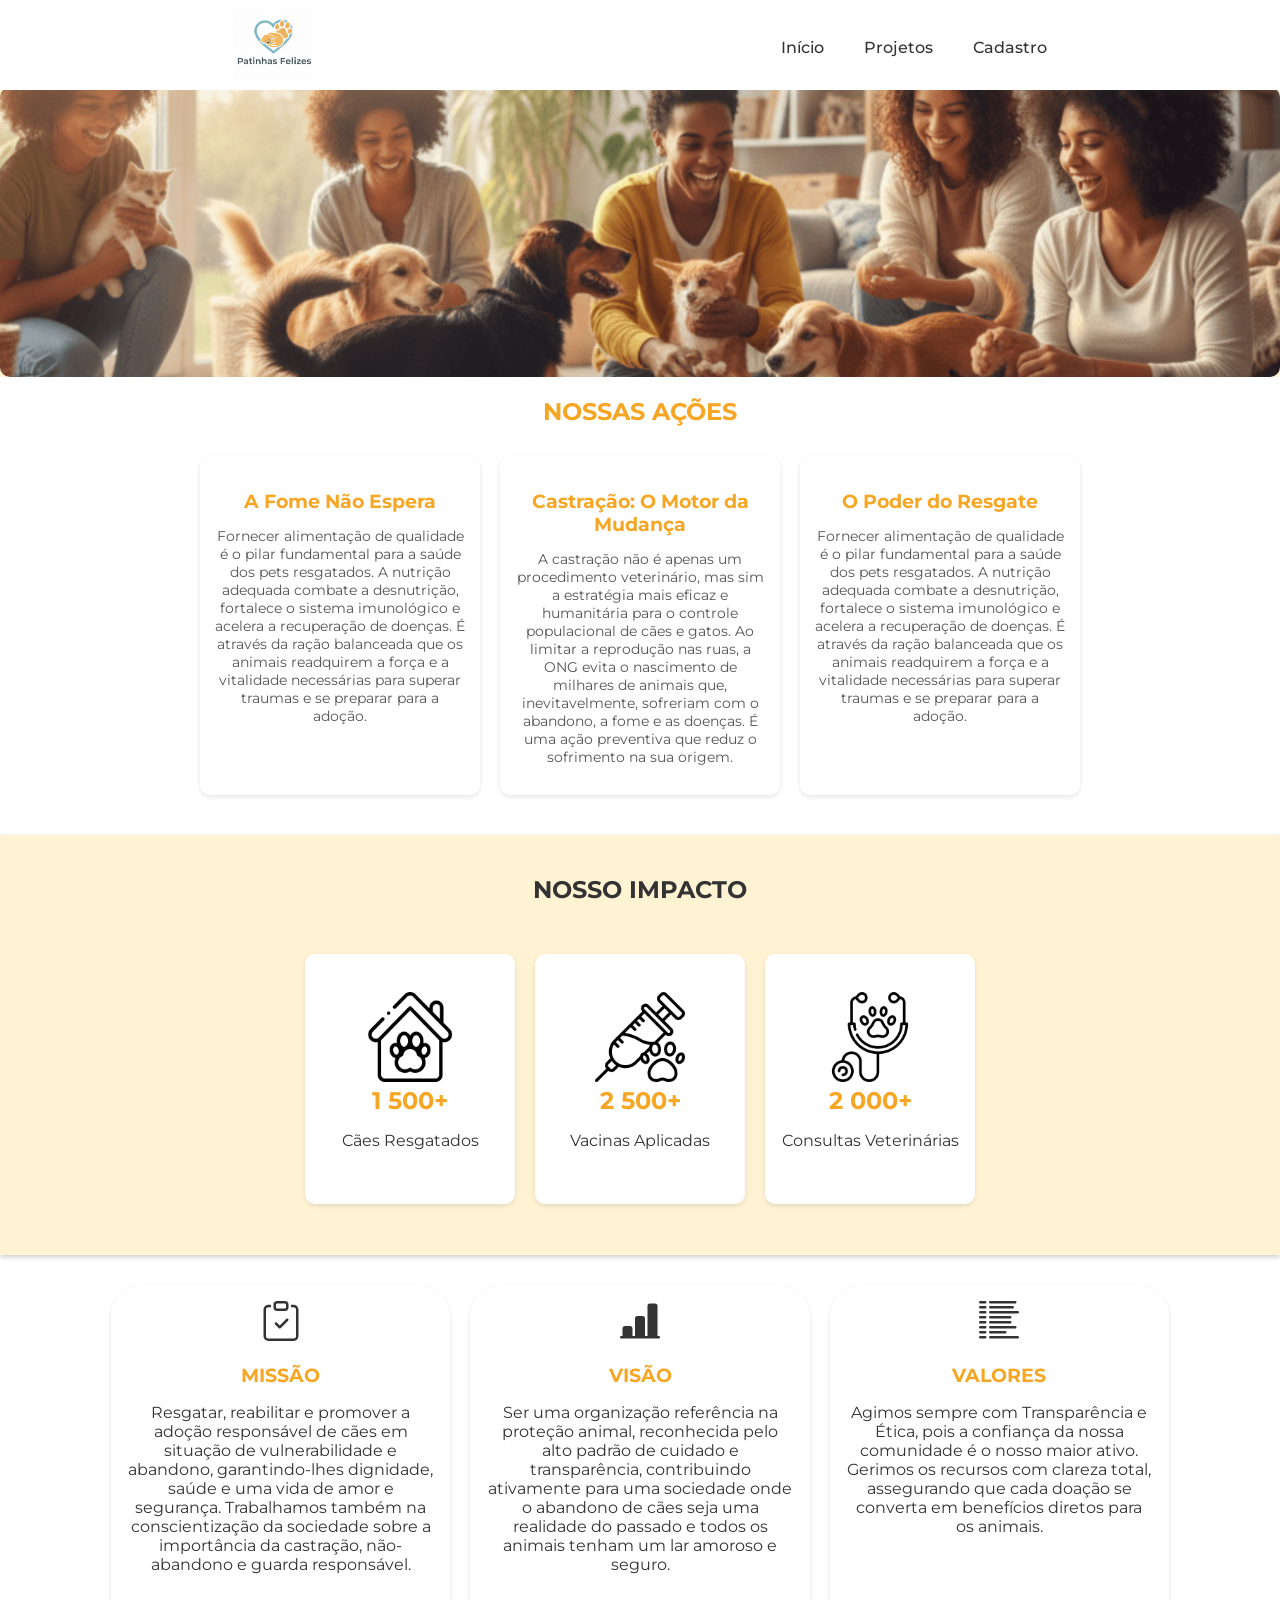
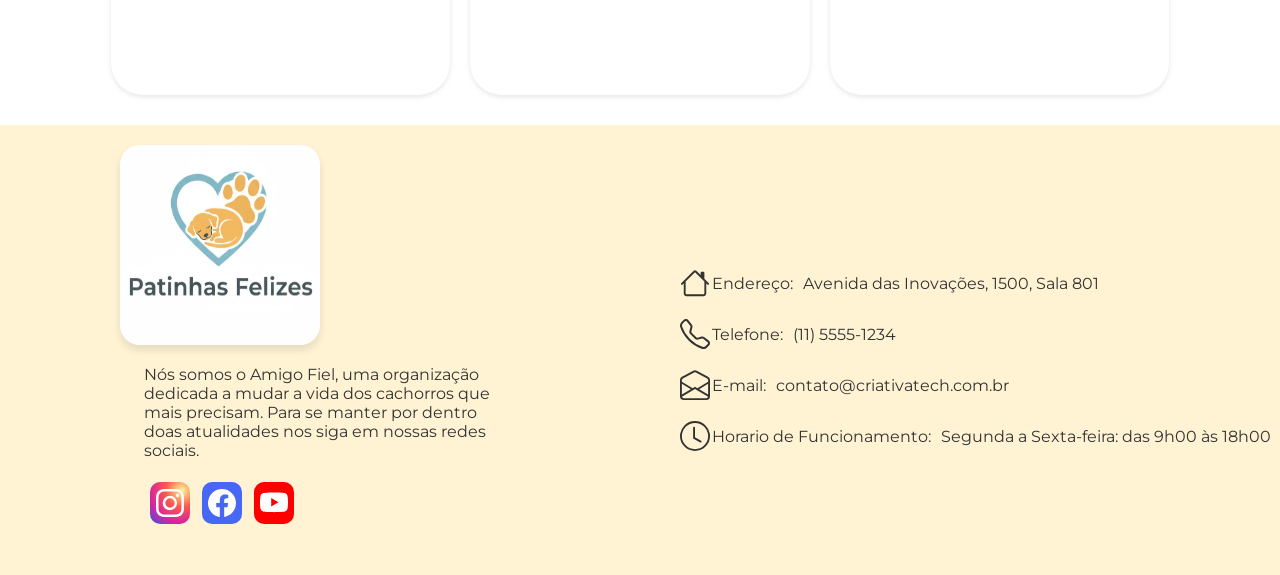
<file: index.html>
<!DOCTYPE html>
<html lang="PT-BR">

<head>
    <meta charset="UTF-8">
    <meta name="viewport" content="width=device-width, initial-scale=1.0">
    <link rel="icon" type="image/png" href="../img/logo.png">
    <title>Patinhas Felizes</title>
    <link rel="stylesheet" href="css/index.css" type="text/css">
    <link rel="preconnect" href="https://fonts.googleapis.com">
    <link rel="preconnect" href="https://fonts.gstatic.com" crossorigin>
    <link
        href="https://fonts.googleapis.com/css2?family=Montserrat:ital,wght@0,100..900;1,100..900&family=Roboto:ital,wght@0,100..900;1,100..900&display=swap"
        rel="stylesheet">
</head>

<body>
    <header id="menu-area">
        <nav>
            <a href="index.html" id="logo">
                <img src="img/logo.png" alt="Logo da ONG Amigo Fiel" loading="lazy" id="img-logo">
            </a>

            <!-- Botão hamburguer -->
            <button id="btn-menu" class="hamburguer" aria-label="Abrir menu">
                ☰
            </button>

            <ul id="menu-lista">
                <li><a href="#section-inicio-area" class="links">Início</a></li>
                <li><a href="projetos.html" class="links">Projetos</a></li>
                <li><a href="cadastro.html" class="links">Cadastro</a></li>
            </ul>
        </nav>
    </header>

    <main>
        <section id="section-inicio-area">
            <h1 class="invisivel">imagem de inicio</h1>
            <div id="section-inicio-img">
                <img src="img/body.png" alt="familia feliz com seus pets">
            </div>
        </section>


        <section id="section-area-acao">
            <h2 id="acao">NOSSAS AÇÕES</h2>
            <div id="area-acao">
                <article class="quadro-acao">
                    <h3 class="titulo">A Fome Não Espera</h3>
                    <p class="paragrafo">Fornecer alimentação de qualidade é o pilar fundamental para a saúde dos pets
                        resgatados. A nutrição adequada combate a desnutrição, fortalece o sistema imunológico e acelera
                        a recuperação
                        de doenças. É através da ração balanceada que os animais readquirem a força e a vitalidade
                        necessárias para superar traumas e se preparar para a adoção.</p>
                </article>

                <article class="quadro-acao">
                    <h3 class="titulo">Castração: O Motor da Mudança</h3>
                    <p class="paragrafo">A castração não é apenas um procedimento veterinário, mas sim a estratégia mais
                        eficaz e humanitária para o controle populacional de cães e gatos. Ao limitar a reprodução nas
                        ruas, a ONG evita o nascimento de milhares de animais que, inevitavelmente, sofreriam com o
                        abandono, a fome e as doenças. É uma ação preventiva que reduz o sofrimento na sua origem.</p>
                </article>

                <article class="quadro-acao">
                    <h3 class="titulo">O Poder do Resgate</h3>
                    <p class="paragrafo">Fornecer alimentação de qualidade é o pilar fundamental para a saúde dos pets
                        resgatados. A nutrição adequada combate a desnutrição, fortalece o sistema imunológico e acelera
                        a recuperação de doenças. É através da ração balanceada que os animais readquirem a força e a
                        vitalidade necessárias para superar traumas e se preparar para a adoção.</p>
                </article>
            </div>
        </section>


        <section id="section-area-metrica">
            <h2 id="impacto">NOSSO IMPACTO</h2>
            <div id="area-impacto">
                <article class="metricas">
                    <h2 class="invisivel">abrigados</h2>
                    <div class="area-img-metrica">
                        <img src="img/animal-shelter.png" alt="Icone de abrigos de animais" class="img-metrica">
                    </div>
                    <strong class="quantidade">1 500+</strong>
                    <p class="texto-impacto">Cães Resgatados</p>

                </article>

                <article class="metricas">
                    <h2 class="invisivel">vacinados</h2>
                    <div class="area-img-metrica">
                        <img src="img/veterinary.png" alt="Icone de vacinação de pets" class="img-metrica">
                    </div>
                    <strong class="quantidade">2 500+</strong>
                    <p class="texto-impacto">Vacinas Aplicadas</p>

                </article>

                <article class="metricas">
                    <h2 class="invisivel">tratados</h2>
                    <div class="area-img-metrica">
                        <img src="img/stethoscope.png" alt="Icone de tratamentos veterinarios" class="img-metrica">
                    </div>
                    <strong class="quantidade">2 000+</strong>
                    <p class="texto-impacto">Consultas Veterinárias</p>

                </article>
            </div>
        </section>


        <section id="section-area-missao">
            <h2 class="invisivel">missão visão e valores</h2>
            <div id="bloco-area-missão">
                <article>
                    <div class="area-bloco">
                        <svg xmlns="http://www.w3.org/2000/svg" width="16" height="16" fill="currentColor"
                            class="bi bi-clipboard-check" viewBox="0 0 16 16" role="img" aria-label="Ícone de Missão">
                            <path fill-rule="evenodd"
                                d="M10.854 7.146a.5.5 0 0 1 0 .708l-3 3a.5.5 0 0 1-.708 0l-1.5-1.5a.5.5 0 1 1 .708-.708L7.5 9.793l2.646-2.647a.5.5 0 0 1 .708 0" />
                            <path
                                d="M4 1.5H3a2 2 0 0 0-2 2V14a2 2 0 0 0 2 2h10a2 2 0 0 0 2-2V3.5a2 2 0 0 0-2-2h-1v1h1a1 1 0 0 1 1 1V14a1 1 0 0 1-1 1H3a1 1 0 0 1-1-1V3.5a1 1 0 0 1 1-1h1z" />
                            <path
                                d="M9.5 1a.5.5 0 0 1 .5.5v1a.5.5 0 0 1-.5.5h-3a.5.5 0 0 1-.5-.5v-1a.5.5 0 0 1 .5-.5zm-3-1A1.5 1.5 0 0 0 5 1.5v1A1.5 1.5 0 0 0 6.5 4h3A1.5 1.5 0 0 0 11 2.5v-1A1.5 1.5 0 0 0 9.5 0z" />
                        </svg>
                        <h3>MISSÃO</h3>
                        <p>Resgatar, reabilitar e promover a adoção responsável de cães em situação de vulnerabilidade e
                            abandono, garantindo-lhes dignidade, saúde e uma vida de amor e segurança. Trabalhamos
                            também na conscientização da sociedade sobre a importância da castração, não-abandono e
                            guarda responsável.</p>
                    </div>
                </article>


                <article>
                    <div class="area-bloco">
                        <svg xmlns="http://www.w3.org/2000/svg" width="16" height="16" fill="currentColor"
                            class="bi bi-bar-chart-line-fill" viewBox="0 0 16 16" role="img"
                            aria-label="Ícone de Visão">
                            <path
                                d="M11 2a1 1 0 0 1 1-1h2a1 1 0 0 1 1 1v12h.5a.5.5 0 0 1 0 1H.5a.5.5 0 0 1 0-1H1v-3a1 1 0 0 1 1-1h2a1 1 0 0 1 1 1v3h1V7a1 1 0 0 1 1-1h2a1 1 0 0 1 1 1v7h1z" />
                        </svg>
                        <h3>VISÃO</h3>
                        <p>Ser uma organização referência na proteção animal, reconhecida pelo alto padrão de cuidado e
                            transparência, contribuindo ativamente para uma sociedade onde o abandono de cães seja uma
                            realidade do passado e todos os animais tenham um lar amoroso e seguro.</p>
                    </div>
                </article>


                <article>
                    <div class="area-bloco">
                        <svg xmlns="http://www.w3.org/2000/svg" width="16" height="16" fill="currentColor"
                            class="bi bi-list-columns-reverse" viewBox="0 0 16 16" role="img"
                            aria-label="Ícone de Valores">
                            <path fill-rule="evenodd"
                                d="M0 .5A.5.5 0 0 1 .5 0h2a.5.5 0 0 1 0 1h-2A.5.5 0 0 1 0 .5m4 0a.5.5 0 0 1 .5-.5h10a.5.5 0 0 1 0 1h-10A.5.5 0 0 1 4 .5m-4 2A.5.5 0 0 1 .5 2h2a.5.5 0 0 1 0 1h-2a.5.5 0 0 1-.5-.5m4 0a.5.5 0 0 1 .5-.5h9a.5.5 0 0 1 0 1h-9a.5.5 0 0 1-.5-.5m-4 2A.5.5 0 0 1 .5 4h2a.5.5 0 0 1 0 1h-2a.5.5 0 0 1-.5-.5m4 0a.5.5 0 0 1 .5-.5h11a.5.5 0 0 1 0 1h-11a.5.5 0 0 1-.5-.5m-4 2A.5.5 0 0 1 .5 6h2a.5.5 0 0 1 0 1h-2a.5.5 0 0 1-.5-.5m4 0a.5.5 0 0 1 .5-.5h8a.5.5 0 0 1 0 1h-8a.5.5 0 0 1-.5-.5m-4 2A.5.5 0 0 1 .5 8h2a.5.5 0 0 1 0 1h-2a.5.5 0 0 1-.5-.5m4 0a.5.5 0 0 1 .5-.5h8a.5.5 0 0 1 0 1h-8a.5.5 0 0 1-.5-.5m-4 2a.5.5 0 0 1 .5-.5h2a.5.5 0 0 1 0 1h-2a.5.5 0 0 1-.5-.5m4 0a.5.5 0 0 1 .5-.5h10a.5.5 0 0 1 0 1h-10a.5.5 0 0 1-.5-.5m-4 2a.5.5 0 0 1 .5-.5h2a.5.5 0 0 1 0 1h-2a.5.5 0 0 1-.5-.5m4 0a.5.5 0 0 1 .5-.5h6a.5.5 0 0 1 0 1h-6a.5.5 0 0 1-.5-.5m-4 2a.5.5 0 0 1 .5-.5h2a.5.5 0 0 1 0 1h-2a.5.5 0 0 1-.5-.5m4 0a.5.5 0 0 1 .5-.5h11a.5.5 0 0 1 0 1h-11a.5.5 0 0 1-.5-.5" />
                        </svg>
                        <h3>VALORES</h3>
                        <p>Agimos sempre com Transparência e Ética, pois a confiança da nossa comunidade é o nosso
                            maior
                            ativo. Gerimos os recursos com clareza total, assegurando que cada doação se converta em
                            benefícios diretos para os animais.</p>
                    </div>
                </article>
            </div>
        </section>


    </main>
    <footer id="section-footer">
        <h2 class="invisivel">imagem de inicio</h2>
        <div id="area-logo-infos">
            <div id="img-footer-area">
                <picture>
                    <source srcset="img/logo.webp" type="image/webp">
                    <source srcset="img/logo.jpeg" type="image/jpeg">
                    <img src="img/body.png" alt="Logo da ONG Patinhas Felizes" loading="lazy" id="logo-footer">
                </picture>
            </div>
            <div id="texto-area-footer">
                <div id="espaco-texto-footer">
                    <p>Nós somos o Amigo Fiel, uma organização dedicada a mudar a vida dos cachorros que mais precisam.
                        Para se manter por dentro doas atualidades nos siga em nossas redes sociais.
                    </p>
                </div>
            </div>
            <div id="icons-area">
                <div id="espaco-icon-footer">
                    <div id="icons">
                        <a href="https://www.instagram.com/" class="icons-footer">
                            <div id="background-icons1" class="background-icons">
                                <svg xmlns="http://www.w3.org/2000/svg" width="16" height="16" fill="currentColor"
                                    class="redes-socias-footer" viewBox="0 0 16 16" role="img" aria-label="Instagram">
                                    <path
                                        d="M8 0C5.829 0 5.556.01 4.703.048 3.85.088 3.269.222 2.76.42a3.9 3.9 0 0 0-1.417.923A3.9 3.9 0 0 0 .42 2.76C.222 3.268.087 3.85.048 4.7.01 5.555 0 5.827 0 8.001c0 2.172.01 2.444.048 3.297.04.852.174 1.433.372 1.942.205.526.478.972.923 1.417.444.445.89.719 1.416.923.51.198 1.09.333 1.942.372C5.555 15.99 5.827 16 8 16s2.444-.01 3.298-.048c.851-.04 1.434-.174 1.943-.372a3.9 3.9 0 0 0 1.416-.923c.445-.445.718-.891.923-1.417.197-.509.332-1.09.372-1.942C15.99 10.445 16 10.173 16 8s-.01-2.445-.048-3.299c-.04-.851-.175-1.433-.372-1.941a3.9 3.9 0 0 0-.923-1.417A3.9 3.9 0 0 0 13.24.42c-.51-.198-1.092-.333-1.943-.372C10.443.01 10.172 0 7.998 0zm-.717 1.442h.718c2.136 0 2.389.007 3.232.046.78.035 1.204.166 1.486.275.373.145.64.319.92.599s.453.546.598.92c.11.281.24.705.275 1.485.039.843.047 1.096.047 3.231s-.008 2.389-.047 3.232c-.035.78-.166 1.203-.275 1.485a2.5 2.5 0 0 1-.599.919c-.28.28-.546.453-.92.598-.28.11-.704.24-1.485.276-.843.038-1.096.047-3.232.047s-2.39-.009-3.233-.047c-.78-.036-1.203-.166-1.485-.276a2.5 2.5 0 0 1-.92-.598 2.5 2.5 0 0 1-.6-.92c-.109-.281-.24-.705-.275-1.485-.038-.843-.046-1.096-.046-3.233s.008-2.388.046-3.231c.036-.78.166-1.204.276-1.486.145-.373.319-.64.599-.92s.546-.453.92-.598c.282-.11.705-.24 1.485-.276.738-.034 1.024-.044 2.515-.045zm4.988 1.328a.96.96 0 1 0 0 1.92.96.96 0 0 0 0-1.92m-4.27 1.122a4.109 4.109 0 1 0 0 8.217 4.109 4.109 0 0 0 0-8.217m0 1.441a2.667 2.667 0 1 1 0 5.334 2.667 2.667 0 0 1 0-5.334" />
                                </svg>
                            </div>
                        </a>
                        <a href="https://www.facebook.com/?locale=pt_BR" class="icons-footer">
                            <div id="background-icons2">
                                <svg xmlns="http://www.w3.org/2000/svg" width="16" height="16" fill="currentColor"
                                    class="redes-socias-footer" viewBox="0 0 16 16" role="img" aria-label="Facebook">
                                    <path
                                        d="M16 8.049c0-4.446-3.582-8.05-8-8.05C3.58 0-.002 3.603-.002 8.05c0 4.017 2.926 7.347 6.75 7.951v-5.625h-2.03V8.05H6.75V6.275c0-2.017 1.195-3.131 3.022-3.131.876 0 1.791.157 1.791.157v1.98h-1.009c-.993 0-1.303.621-1.303 1.258v1.51h2.218l-.354 2.326H9.25V16c3.824-.604 6.75-3.934 6.75-7.951" />
                                </svg>
                            </div>
                        </a>
                        <a href="https://www.youtube.com/" class="icons-footer">
                            <div id="background-icons3">
                                <svg xmlns="http://www.w3.org/2000/svg" width="16" height="16" fill="currentColor"
                                    class="redes-socias-footer" viewBox="0 0 16 16" role="img" aria-label="YouTube">
                                    <path
                                        d="M8.051 1.999h.089c.822.003 4.987.033 6.11.335a2.01 2.01 0 0 1 1.415 1.42c.101.38.172.883.22 1.402l.01.104.022.26.008.104c.065.914.073 1.77.074 1.957v.075c-.001.194-.01 1.108-.082 2.06l-.008.105-.009.104c-.05.572-.124 1.14-.235 1.558a2.01 2.01 0 0 1-1.415 1.42c-1.16.312-5.569.334-6.18.335h-.142c-.309 0-1.587-.006-2.927-.052l-.17-.006-.087-.004-.171-.007-.171-.007c-1.11-.049-2.167-.128-2.654-.26a2.01 2.01 0 0 1-1.415-1.419c-.111-.417-.185-.986-.235-1.558L.09 9.82l-.008-.104A31 31 0 0 1 0 7.68v-.123c.002-.215.01-.958.064-1.778l.007-.103.003-.052.008-.104.022-.26.01-.104c.048-.519.119-1.023.22-1.402a2.01 2.01 0 0 1 1.415-1.42c.487-.13 1.544-.21 2.654-.26l.17-.007.172-.006.086-.003.171-.007A100 100 0 0 1 7.858 2zM6.4 5.209v4.818l4.157-2.408z" />
                                </svg>
                            </div>
                        </a>
                    </div>
                </div>
            </div>
        </div>

        <div id="area-contatos">
            <ul id="espaco-endereco">
                <li class="informacoes">
                    <svg xmlns="http://www.w3.org/2000/svg" width="16" height="16" fill="currentColor"
                        class="icons-area-footer" viewBox="0 0 16 16" role="img" aria-label="Ícone de Casa (Endereço)">
                        <path
                            d="M8.707 1.5a1 1 0 0 0-1.414 0L.646 8.146a.5.5 0 0 0 .708.708L2 8.207V13.5A1.5 1.5 0 0 0 3.5 15h9a1.5 1.5 0 0 0 1.5-1.5V8.207l.646.647a.5.5 0 0 0 .708-.708L13 5.793V2.5a.5.5 0 0 0-.5-.5h-1a.5.5 0 0 0-.5.5v1.293zM13 7.207V13.5a.5.5 0 0 1-.5.5h-9a.5.5 0 0 1-.5-.5V7.207l5-5z" />
                    </svg>
                    <div class="texto-icon">
                        <p>Endereço:</p>
                        <p class="infos">Avenida das Inovações, 1500, Sala 801</p>
                    </div>
                </li>
                <li class="informacoes">
                    <svg xmlns="http://www.w3.org/2000/svg" width="16" height="16" fill="currentColor"
                        class="icons-area-footer" viewBox="0 0 16 16" role="img" aria-label="Ícone de Telefone">
                        <path
                            d="M3.654 1.328a.678.678 0 0 0-1.015-.063L1.605 2.3c-.483.484-.661 1.169-.45 1.77a17.6 17.6 0 0 0 4.168 6.608 17.6 17.6 0 0 0 6.608 4.168c.601.211 1.286.033 1.77-.45l1.034-1.034a.678.678 0 0 0-.063-1.015l-2.307-1.794a.68.68 0 0 0-.58-.122l-2.19.547a1.75 1.75 0 0 1-1.657-.459L5.482 8.062a1.75 1.75 0 0 1-.46-1.657l.548-2.19a.68.68 0 0 0-.122-.58zM1.884.511a1.745 1.745 0 0 1 2.612.163L6.29 2.98c.329.423.445.974.315 1.494l-.547 2.19a.68.68 0 0 0 .178.643l2.457 2.457a.68.68 0 0 0 .644.178l2.189-.547a1.75 1.75 0 0 1 1.494.315l2.306 1.794c.829.645.905 1.87.163 2.611l-1.034 1.034c-.74.74-1.846 1.065-2.877.702a18.6 18.6 0 0 1-7.01-4.42 18.6 18.6 0 0 1-4.42-7.009c-.362-1.03-.037-2.137.703-2.877z" />
                    </svg>
                    <div class="texto-icon">
                        <p>Telefone: </p>
                        <p class="infos">(11) 5555-1234</p>
                    </div>
                </li>
                <li class="informacoes">
                    <svg xmlns="http://www.w3.org/2000/svg" width="16" height="16" fill="currentColor"
                        class="icons-area-footer" viewBox="0 0 16 16" role="img" aria-label="Ícone de E-mail"
                        id="email">
                        <path
                            d="M8.47 1.318a1 1 0 0 0-.94 0l-6 3.2A1 1 0 0 0 1 5.4v.817l5.75 3.45L8 8.917l1.25.75L15 6.217V5.4a1 1 0 0 0-.53-.882zM15 7.383l-4.778 2.867L15 13.117zm-.035 6.88L8 10.082l-6.965 4.18A1 1 0 0 0 2 15h12a1 1 0 0 0 .965-.738ZM1 13.116l4.778-2.867L1 7.383v5.734ZM7.059.435a2 2 0 0 1 1.882 0l6 3.2A2 2 0 0 1 16 5.4V14a2 2 0 0 1-2 2H2a2 2 0 0 1-2-2V5.4a2 2 0 0 1 1.059-1.765z" />
                    </svg>
                    <div class="texto-icon">
                        <p class="email">E-mail: </p>
                        <p class="infos">contato@criativatech.com.br</p>
                    </div>
                </li>
                <li class="informacoes">
                    <svg xmlns="http://www.w3.org/2000/svg" width="16" height="16" fill="currentColor"
                        class="icons-area-footer" viewBox="0 0 16 16" role="img"
                        aria-label="Ícone de Relógio (Horário)">
                        <path d="M8 3.5a.5.5 0 0 0-1 0V9a.5.5 0 0 0 .252.434l3.5 2a.5.5 0 0 0 .496-.868L8 8.71z" />
                        <path d="M8 16A8 8 0 1 0 8 0a8 8 0 0 0 0 16m7-8A7 7 0 1 1 1 8a7 7 0 0 1 14 0" />
                    </svg>
                    <div class="texto-icon">
                        <p class="Horario">Horario de Funcionamento: </p>
                        <p class="infos">Segunda a Sexta-feira: das 9h00 às 18h00</p>
                    </div>
                </li>
            </ul>
        </div>
    </footer>
    <script src="script.js/menuburguer.js"></script>
</body>

</html>
</file>
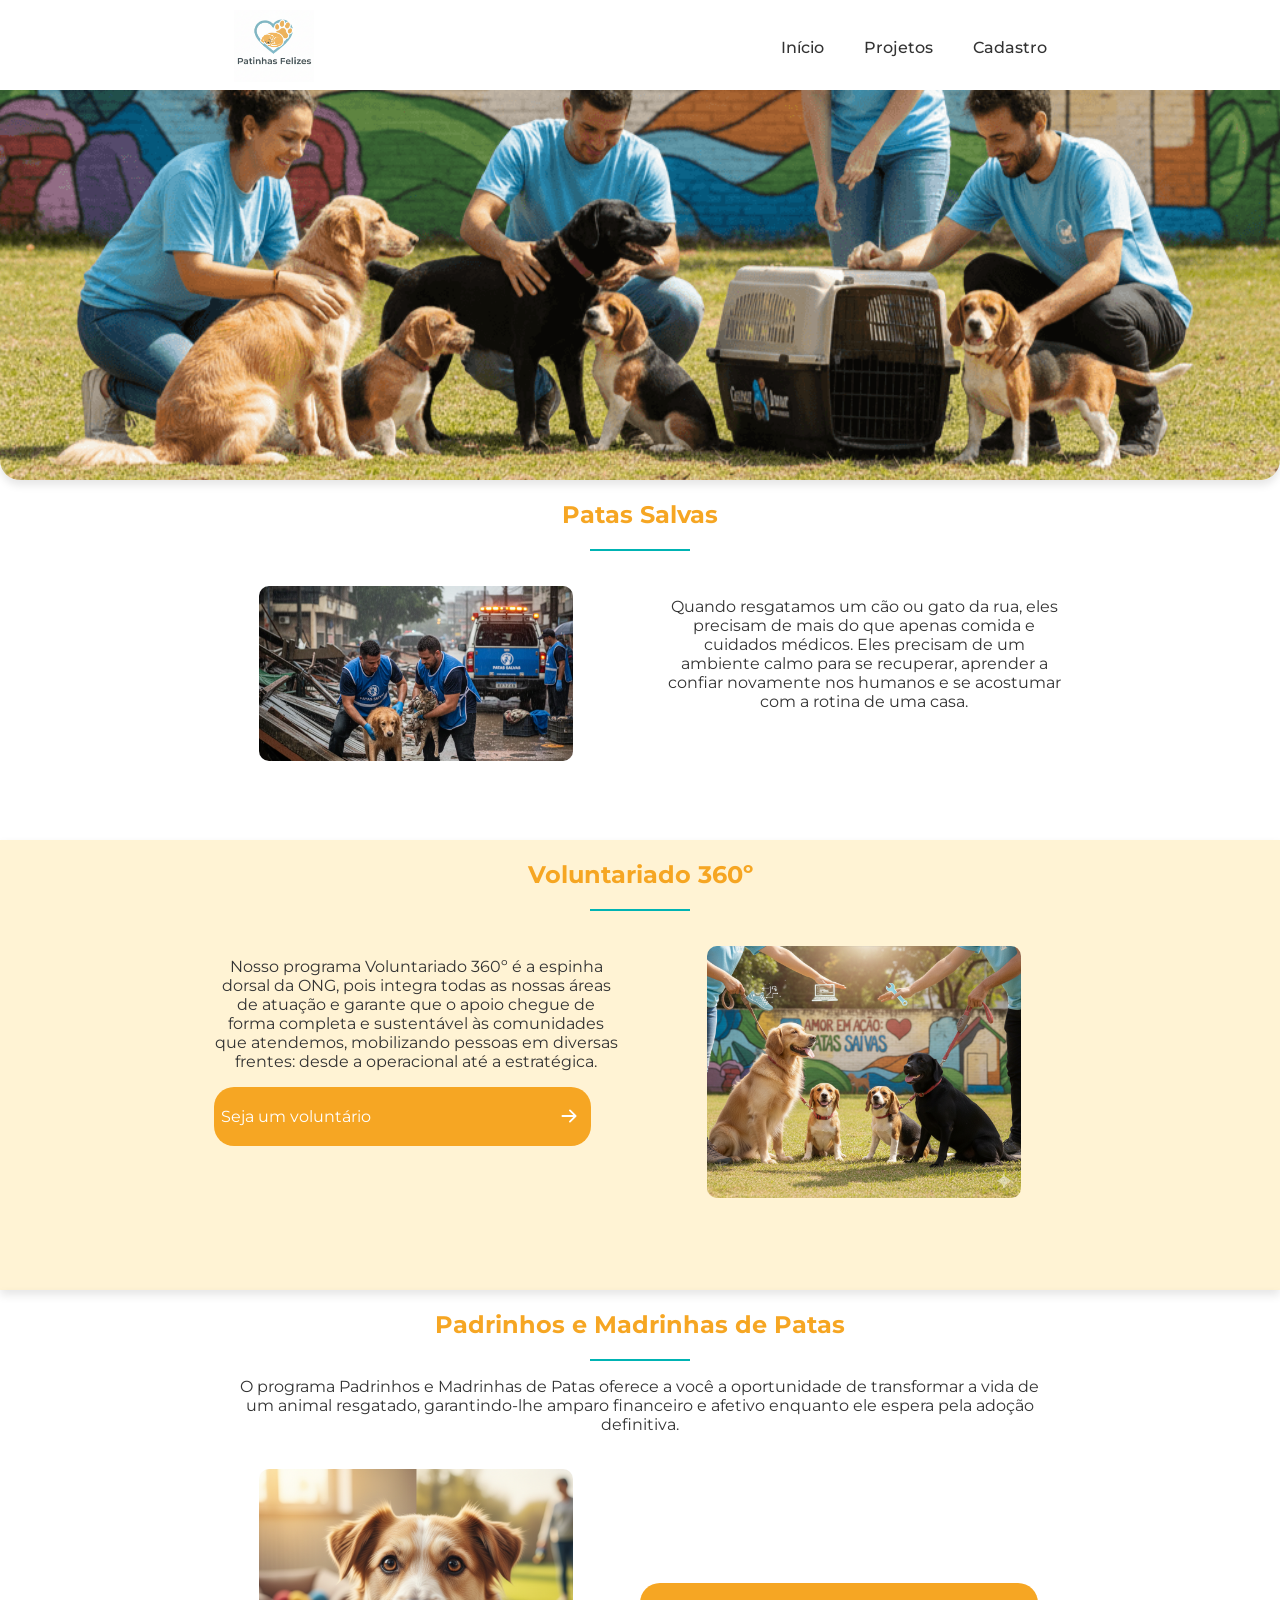
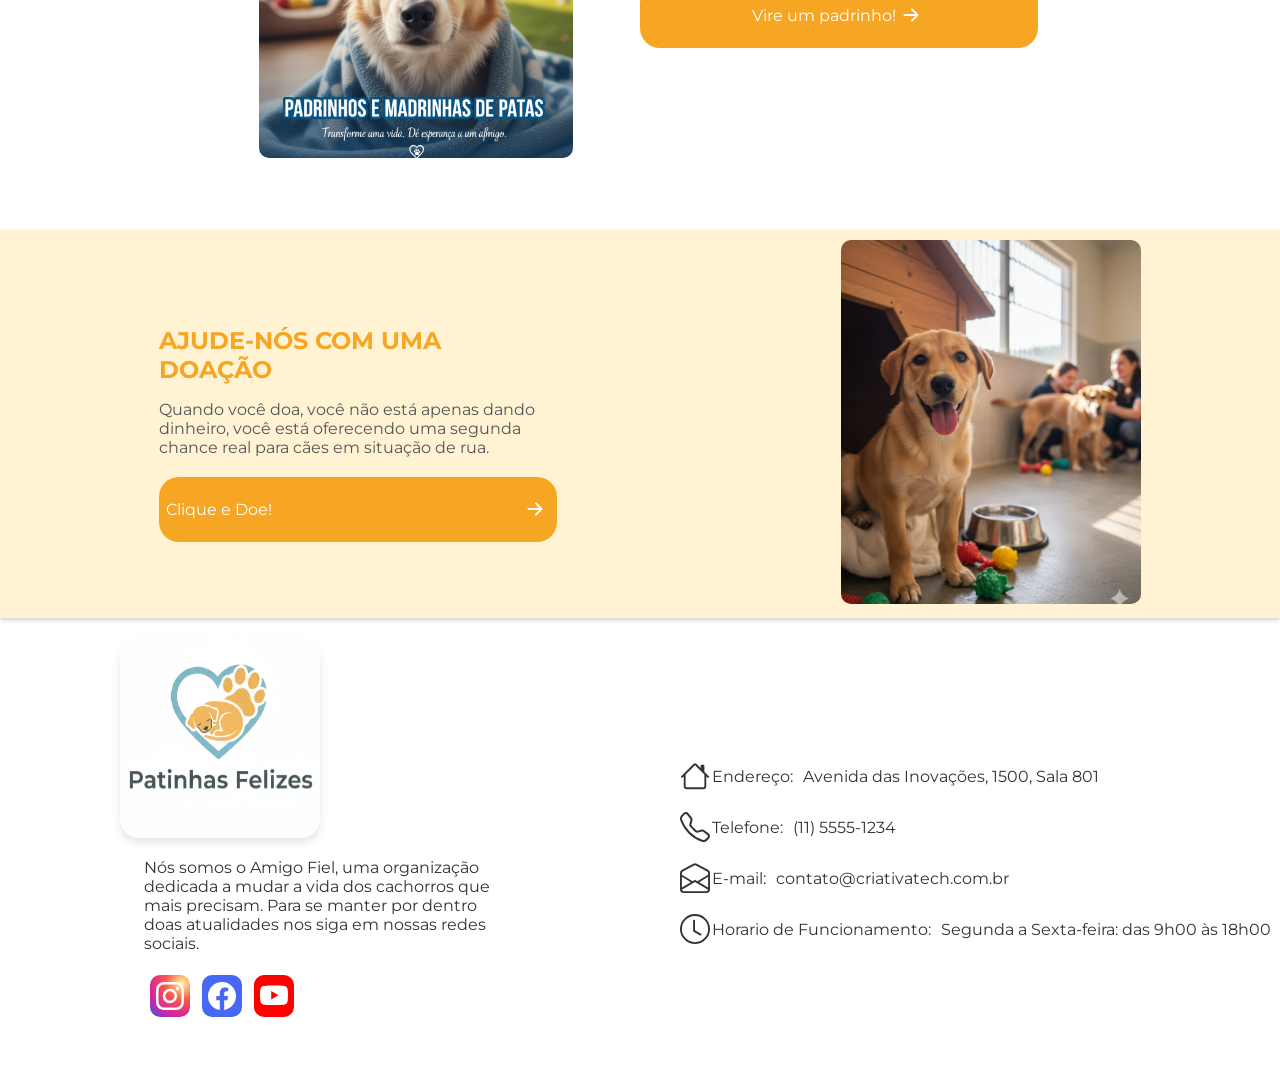
<file: projetos.html>
<!DOCTYPE html>
<html lang="PT-BR">

<head>
  <meta charset="UTF-8">
  <meta name="viewport" content="width=device-width, initial-scale=1.0">
  <link rel="icon" type="image/png" href="img/logo.png">
  <title>Projetos</title>
  <link rel="stylesheet" href="css/projetos.css">
  <link rel="preconnect" href="https://fonts.googleapis.com">
  <link rel="preconnect" href="https://fonts.gstatic.com" crossorigin>
  <link
    href="https://fonts.googleapis.com/css2?family=Montserrat:ital,wght@0,100..900;1,100..900&family=Roboto:ital,wght@0,100..900;1,100..900&display=swap"
    rel="stylesheet">
</head>

<body>
  <header id="menu-area">
    <nav>
      <a href="index.html" id="logo">
        <img src="img/logo.png" alt="Logo da ONG Amigo Fiel" loading="lazy" id="img-logo">
      </a>

      <!-- Botão hamburguer -->
      <button id="btn-menu" class="hamburguer" aria-label="Abrir menu">
        ☰
      </button>

      <ul id="menu-lista">
        <li><a href="index.html" class="links">Início</a></li>
        <li><a href="#sections-area-projetos-inicio" class="links">Projetos</a></li>
        <li><a href="cadastro.html" class="links">Cadastro</a></li>
      </ul>
    </nav>
  </header>


  <main>
    <section id="sections-area-projetos-inicio">
      <h1 class="invisivel">area inicial</h1>
      <article>
        <h2 class="invisivel">imagem de inicio</h2>
      </article>
    </section>

    <section id="section-area-texto-projetos">
      <div class="definicao-area">
        <div class="area-titulo-projeto">
          <h1>Patas Salvas</h1>
        </div>
        <div class="elemento-traco"></div>

        <div class="divisao-img-texto">
          <div class="area-img-regate">
            <picture>
              <source srcset="img/salvamento.webp" type="image/webp">
              <img src="img/salvamento.png" alt="Cão e gato sendo resgatados">
            </picture>
          </div>
          <div class="texto-center">
            <p>Quando resgatamos um cão ou gato da rua, eles precisam de mais do que apenas comida e cuidados médicos.
              Eles precisam de um ambiente calmo para se recuperar, aprender a confiar novamente nos humanos e se
              acostumar com a rotina de uma casa.</p>
          </div>

        </div>
      </div>
    </section>

    <section id="section-area-texto-projetos2">
      <div class="definicao-area">
        <div class="area-titulo-projeto">
          <h1>Voluntariado 360º</h1>
        </div>
        <div class="elemento-traco"></div>
        <div class="divisao-img-texto">
          <div class="texto-center">
            <p>Nosso programa Voluntariado 360º é a espinha dorsal da ONG, pois integra todas as nossas áreas de atuação
              e garante que o apoio chegue de forma completa e sustentável às comunidades que atendemos, mobilizando
              pessoas em diversas frentes: desde a operacional até a estratégica.</p>
            <div id="area-botao-doacao">
              <a href="cadastro.html" class="link-doacao">
                <div class="botao-body">
                  <p class="texto-botao">Seja um voluntário</p>
                  <svg xmlns="http://www.w3.org/2000/svg" width="16" height="16" fill="currentColor"
                    class="bi-arrow-right-short" viewBox="0 0 16 16" role="img" aria-label="Seta para a direita">
                    <path fill-rule="evenodd"
                      d="M4 8a.5.5 0 0 1 .5-.5h5.793L8.146 5.354a.5.5 0 1 1 .708-.708l3 3a.5.5 0 0 1 0 .708l-3 3a.5.5 0 0 1-.708-.708L10.293 8.5H4.5A.5.5 0 0 1 4 8" />
                  </svg>
                </div>
              </a>
            </div>
          </div>

          <div class="area-img-regate">
            <picture>
              <img src="img/voluntario.png" alt="Pessoa voluntária cuidando de um cão">
            </picture>
          </div>
        </div>
      </div>
    </section>

    <section id="section-area-texto-projetos3">
      <div class="definicao-area">
        <div class="area-titulo-projeto">
          <h1>Padrinhos e Madrinhas de Patas</h1>
        </div>
        <div class="elemento-traco"></div>

        <div class="texto-center">
          <p>
            O programa Padrinhos e Madrinhas de Patas oferece a você a oportunidade de transformar a vida de um animal
            resgatado, garantindo-lhe amparo financeiro e afetivo enquanto ele espera pela adoção definitiva.</p>
        </div>
        <div class="divisao-img-texto">
          <div class="area-img-regate">
            <picture class="area-img-regate">
              <source srcset="img/padrinhos.webp" type="image/webp">
              <source srcset="img/padrinhos.jpeg" type="image/jpeg">
              <img src="img/voluntario.png" alt="Pessoa voluntária cuidando de um cão" id="doacao-cao">
            </picture>
          </div>
          <div class="area-botao-doacao">
            <a href="cadastro.html#texto-padrinho" class="link-doacao">
              <div class="botao-body">
                <p class="texto-botao">Vire um padrinho!</p>
                <svg xmlns="http://www.w3.org/2000/svg" width="16" height="16" fill="currentColor"
                  class="bi-arrow-right-short" viewBox="0 0 16 16" role="img" aria-label="Seta para a direita">
                  <path fill-rule="evenodd"
                    d="M4 8a.5.5 0 0 1 .5-.5h5.793L8.146 5.354a.5.5 0 1 1 .708-.708l3 3a.5.5 0 0 1 0 .708l-3 3a.5.5 0 0 1-.708-.708L10.293 8.5H4.5A.5.5 0 0 1 4 8" />
                </svg>
              </div>
            </a>
          </div>
        </div>

      </div>
    </section>

    <section id="section-inicio-doacao">
      <h2 class="invisivel">doações</h2>
      <div class="area-inicio-doacao-info">
        <div class="area-conteudo-doacao">
          <div class="area-titulo-doacao">
            <h2 class="texto-titulo">
              AJUDE-NÓS COM UMA DOAÇÃO
            </h2>
          </div>
          <div class="area-subt-doação">
            <p class="texto-subt-doacao">
              Quando você doa, você não está apenas dando dinheiro, você está oferecendo uma segunda
              chance real para cães em situação de rua.
            </p>
          </div>
          <div class="area-botao-doacao">
            <a href="https://www.paypal.com/br/home" class="link-doacao">
              <div class="botao-body">
                <p class="texto-botao">Clique e Doe!</p>
                <svg xmlns="http://www.w3.org/2000/svg" width="16" height="16" fill="currentColor"
                  class="bi-arrow-right-short" viewBox="0 0 16 16" role="img" aria-label="Seta para a direita">
                  <path fill-rule="evenodd"
                    d="M4 8a.5.5 0 0 1 .5-.5h5.793L8.146 5.354a.5.5 0 1 1 .708-.708l3 3a.5.5 0 0 1 0 .708l-3 3a.5.5 0 0 1-.708-.708L10.293 8.5H4.5A.5.5 0 0 1 4 8" />
                </svg>
              </div>
            </a>
          </div>
        </div>
      </div>
      <div class="area-inicio-doacao-img">
        <div class="img-inicio-doacao">
          <picture>
            <source srcset="img/img-doacao1.webp" type="image/webp">
            <source srcset="img/img-doacao1.jpeg" type="image/jpeg">
            <img src="img/img-doacao1.png" alt="Cachorros em ONG" class="img-inicio-doacao" id="img-cao"
              loading="lazy">
          </picture>
        </div>
      </div>
    </section>
  </main>

  <footer id="section-footer">
    <h2 class="invisivel">imagem de inicio</h2>
    <div id="area-logo-infos">
      <div id="img-footer-area">
        <picture>
          <source srcset="img/logo.webp" type="image/webp">
          <source srcset="img/logo.jpeg" type="image/jpeg">
          <img src="img/logo.png" alt="Logo da ONG Patinhas Felizes" loading="lazy" id="logo-footer">
        </picture>
      </div>
      <div id="texto-area-footer">
        <div id="espaco-texto-footer">
          <p>Nós somos o Amigo Fiel, uma organização dedicada a mudar a vida dos cachorros que mais
            precisam. Para se manter por dentro doas atualidades nos siga em nossas redes sociais.
          </p>
        </div>
      </div>
      <div id="icons-area">
        <div id="espaco-icon-footer">
          <div id="icons">
            <a href="https://www.instagram.com/" class="icons-footer">
              <div id="background-icons1" class="background-icons">
                <svg xmlns="http://www.w3.org/2000/svg" width="16" height="16" fill="currentColor"
                  class="redes-socias-footer" viewBox="0 0 16 16" role="img" aria-label="Instagram">
                  <path
                    d="M8 0C5.829 0 5.556.01 4.703.048 3.85.088 3.269.222 2.76.42a3.9 3.9 0 0 0-1.417.923A3.9 3.9 0 0 0 .42 2.76C.222 3.268.087 3.85.048 4.7.01 5.555 0 5.827 0 8.001c0 2.172.01 2.444.048 3.297.04.852.174 1.433.372 1.942.205.526.478.972.923 1.417.444.445.89.719 1.416.923.51.198 1.09.333 1.942.372C5.555 15.99 5.827 16 8 16s2.444-.01 3.298-.048c.851-.04 1.434-.174 1.943-.372a3.9 3.9 0 0 0 1.416-.923c.445-.445.718-.891.923-1.417.197-.509.332-1.09.372-1.942C15.99 10.445 16 10.173 16 8s-.01-2.445-.048-3.299c-.04-.851-.175-1.433-.372-1.941a3.9 3.9 0 0 0-.923-1.417A3.9 3.9 0 0 0 13.24.42c-.51-.198-1.092-.333-1.943-.372C10.443.01 10.172 0 7.998 0zm-.717 1.442h.718c2.136 0 2.389.007 3.232.046.78.035 1.204.166 1.486.275.373.145.64.319.92.599s.453.546.598.92c.11.281.24.705.275 1.485.039.843.047 1.096.047 3.231s-.008 2.389-.047 3.232c-.035.78-.166 1.203-.275 1.485a2.5 2.5 0 0 1-.599.919c-.28.28-.546.453-.92.598-.28.11-.704.24-1.485.276-.843.038-1.096.047-3.232.047s-2.39-.009-3.233-.047c-.78-.036-1.203-.166-1.485-.276a2.5 2.5 0 0 1-.92-.598 2.5 2.5 0 0 1-.6-.92c-.109-.281-.24-.705-.275-1.485-.038-.843-.046-1.096-.046-3.233s.008-2.388.046-3.231c.036-.78.166-1.204.276-1.486.145-.373.319-.64.599-.92s.546-.453.92-.598c.282-.11.705-.24 1.485-.276.738-.034 1.024-.044 2.515-.045zm4.988 1.328a.96.96 0 1 0 0 1.92.96.96 0 0 0 0-1.92m-4.27 1.122a4.109 4.109 0 1 0 0 8.217 4.109 4.109 0 0 0 0-8.217m0 1.441a2.667 2.667 0 1 1 0 5.334 2.667 2.667 0 0 1 0-5.334" />
                </svg>
              </div>
            </a>
            <a href="https://www.facebook.com/?locale=pt_BR" class="icons-footer">
              <div id="background-icons2">
                <svg xmlns="http://www.w3.org/2000/svg" width="16" height="16" fill="currentColor"
                  class="redes-socias-footer" viewBox="0 0 16 16" role="img" aria-label="Facebook">
                  <path
                    d="M16 8.049c0-4.446-3.582-8.05-8-8.05C3.58 0-.002 3.603-.002 8.05c0 4.017 2.926 7.347 6.75 7.951v-5.625h-2.03V8.05H6.75V6.275c0-2.017 1.195-3.131 3.022-3.131.876 0 1.791.157 1.791.157v1.98h-1.009c-.993 0-1.303.621-1.303 1.258v1.51h2.218l-.354 2.326H9.25V16c3.824-.604 6.75-3.934 6.75-7.951" />
                </svg>
              </div>
            </a>
            <a href="https://www.youtube.com/" class="icons-footer">
              <div id="background-icons3">
                <svg xmlns="http://www.w3.org/2000/svg" width="16" height="16" fill="currentColor"
                  class="redes-socias-footer" viewBox="0 0 16 16" role="img" aria-label="YouTube">
                  <path
                    d="M8.051 1.999h.089c.822.003 4.987.033 6.11.335a2.01 2.01 0 0 1 1.415 1.42c.101.38.172.883.22 1.402l.01.104.022.26.008.104c.065.914.073 1.77.074 1.957v.075c-.001.194-.01 1.108-.082 2.06l-.008.105-.009.104c-.05.572-.124 1.14-.235 1.558a2.01 2.01 0 0 1-1.415 1.42c-1.16.312-5.569.334-6.18.335h-.142c-.309 0-1.587-.006-2.927-.052l-.17-.006-.087-.004-.171-.007-.171-.007c-1.11-.049-2.167-.128-2.654-.26a2.01 2.01 0 0 1-1.415-1.419c-.111-.417-.185-.986-.235-1.558L.09 9.82l-.008-.104A31 31 0 0 1 0 7.68v-.123c.002-.215.01-.958.064-1.778l.007-.103.003-.052.008-.104.022-.26.01-.104c.048-.519.119-1.023.22-1.402a2.01 2.01 0 0 1 1.415-1.42c.487-.13 1.544-.21 2.654-.26l.17-.007.172-.006.086-.003.171-.007A100 100 0 0 1 7.858 2zM6.4 5.209v4.818l4.157-2.408z" />
                </svg>
              </div>
            </a>
          </div>
        </div>
      </div>


    </div>

    <div id="area-contatos">
      <ul id="espaco-endereco">
        <li class="informacoes">
          <svg xmlns="http://www.w3.org/2000/svg" width="16" height="16" fill="currentColor" class="icons-area-footer"
            viewBox="0 0 16 16" role="img" aria-label="Ícone de Casa (Endereço)">
            <path
              d="M8.707 1.5a1 1 0 0 0-1.414 0L.646 8.146a.5.5 0 0 0 .708.708L2 8.207V13.5A1.5 1.5 0 0 0 3.5 15h9a1.5 1.5 0 0 0 1.5-1.5V8.207l.646.647a.5.5 0 0 0 .708-.708L13 5.793V2.5a.5.5 0 0 0-.5-.5h-1a.5.5 0 0 0-.5.5v1.293zM13 7.207V13.5a.5.5 0 0 1-.5.5h-9a.5.5 0 0 1-.5-.5V7.207l5-5z" />
          </svg>
          <div class="texto-icon">
            <p>Endereço:</p>
            <p class="infos">Avenida das Inovações, 1500, Sala 801</p>
          </div>
        </li>
        <li class="informacoes">
          <svg xmlns="http://www.w3.org/2000/svg" width="16" height="16" fill="currentColor" class="icons-area-footer"
            viewBox="0 0 16 16" role="img" aria-label="Ícone de Telefone">
            <path
              d="M3.654 1.328a.678.678 0 0 0-1.015-.063L1.605 2.3c-.483.484-.661 1.169-.45 1.77a17.6 17.6 0 0 0 4.168 6.608 17.6 17.6 0 0 0 6.608 4.168c.601.211 1.286.033 1.77-.45l1.034-1.034a.678.678 0 0 0-.063-1.015l-2.307-1.794a.68.68 0 0 0-.58-.122l-2.19.547a1.75 1.75 0 0 1-1.657-.459L5.482 8.062a1.75 1.75 0 0 1-.46-1.657l.548-2.19a.68.68 0 0 0-.122-.58zM1.884.511a1.745 1.745 0 0 1 2.612.163L6.29 2.98c.329.423.445.974.315 1.494l-.547 2.19a.68.68 0 0 0 .178.643l2.457 2.457a.68.68 0 0 0 .644.178l2.189-.547a1.75 1.75 0 0 1 1.494.315l2.306 1.794c.829.645.905 1.87.163 2.611l-1.034 1.034c-.74.74-1.846 1.065-2.877.702a18.6 18.6 0 0 1-7.01-4.42 18.6 18.6 0 0 1-4.42-7.009c-.362-1.03-.037-2.137.703-2.877z" />
          </svg>
          <div class="texto-icon">
            <p>Telefone: </p>
            <p class="infos">(11) 5555-1234</p>
          </div>
        </li>
        <li class="informacoes">
          <svg xmlns="http://www.w3.org/2000/svg" width="16" height="16" fill="currentColor" class="icons-area-footer"
            viewBox="0 0 16 16" role="img" aria-label="Ícone de E-mail">
            <path
              d="M8.47 1.318a1 1 0 0 0-.94 0l-6 3.2A1 1 0 0 0 1 5.4v.817l5.75 3.45L8 8.917l1.25.75L15 6.217V5.4a1 1 0 0 0-.53-.882zM15 7.383l-4.778 2.867L15 13.117zm-.035 6.88L8 10.082l-6.965 4.18A1 1 0 0 0 2 15h12a1 1 0 0 0 .965-.738ZM1 13.116l4.778-2.867L1 7.383v5.734ZM7.059.435a2 2 0 0 1 1.882 0l6 3.2A2 2 0 0 1 16 5.4V14a2 2 0 0 1-2 2H2a2 2 0 0 1-2-2V5.4a2 2 0 0 1 1.059-1.765z" />
          </svg>
          <div class="texto-icon">
            <p class="email">E-mail: </p>
            <p class="infos">contato@criativatech.com.br</p>
          </div>
        </li>
        <li class="informacoes">
          <svg xmlns="http://www.w3.org/2000/svg" width="16" height="16" fill="currentColor" class="icons-area-footer"
            viewBox="0 0 16 16" role="img" aria-label="Ícone de Relógio (Horário)">
            <path d="M8 3.5a.5.5 0 0 0-1 0V9a.5.5 0 0 0 .252.434l3.5 2a.5.5 0 0 0 .496-.868L8 8.71z" />
            <path d="M8 16A8 8 0 1 0 8 0a8 8 0 0 0 0 16m7-8A7 7 0 1 1 1 8a7 7 0 0 1 14 0" />
          </svg>
          <div class="texto-icon">
            <p>Horario de Funcionamento: </p>
            <p class="infos">Segunda a Sexta-feira: das 9h00 às 18h00</p>
          </div>
        </li>
      </ul>
    </div>
  </footer>
  <script src="script.js/menuburguer.js"></script>
</body>

</html>
</file>
<file: css/index.css>
body {
    font-family: "Montserrat", sans-serif;
    color: #333;
    background-color: #fff;
    margin: 0;
    padding: 0;
}
html {
    scroll-behavior: smooth;
}
#menu-lista {
    list-style: none;
    display: flex;
    gap: 20px;
    margin: 0;
    padding: 0;
}
#menu-lista li a {
    text-decoration: none;
    color: #333;
    font-weight: 500;
}
.hamburguer {
    background: none;
    border: none;
    font-size: 28px;
    cursor: pointer;
    display: none;
}
#menu-toggle {
    display: none;
}
#menu-icon {
    display: none;
    font-size: 2em;
    cursor: pointer;
}
#menu-area {
    background-color: white;
    position: fixed;
    top: 0;
    width: 100%;
    height: 9%;
}
nav {
    display: flex;
    justify-content: space-around;
    align-items: center;
}
#img-logo {
    width: 70px;
}
nav ul {
    list-style: none;
    display: flex;
}
nav a {
    text-decoration: none;
    font-size: 15px;
    color: #333;
    margin: 10px;
}
nav a:hover {
    color: #f6a623;
}
#money {
    background-color: #f6a623;
    color: white;
    padding: 8px 15px;
    border-radius: 15px;
}
.invisivel {
    position: absolute;
    width: 1px;
    height: 1px;
    padding: 0;
    margin: -1px;
    overflow: hidden;
    clip: rect(0, 0, 0, 0);
    white-space: nowrap;
    border: 0;
}
#section-inicio-area {
    display: flex;
    justify-content: center;
    background-color: #fff3d4;
    padding-top: 87px;
}
#section-inicio-img img {
    width: 100%;
    height: 100%;
    border-radius: 10px;
}
#section-area-acao {
    text-align: center;
    padding-bottom: 30px;

}
#acao {
    color: #f6a623;
}
#area-acao {
    display: flex;
    justify-content: center;
    margin-top: 20px;
    width: 100%;
    height: 100%;
}
.quadro-acao {
    background-color: white;
    border-radius: 10px;
    box-shadow: 0 2px 5px rgba(0, 0, 0, 0.1);
    padding: 15px;
    width: 250px;
    margin: 10px;
}
.titulo {
    color: #f6a623;
    margin-bottom: 5px;
}
.paragrafo {
    color: #555;
    font-size: 14px;
}
#section-area-metrica {
    background-color: #fff3d4;
    text-align: center;
    padding-bottom: 20px;
    height: 400px;
    display: flex;
    flex-direction: column;
    justify-content: center;
    box-shadow: 0 2px 5px rgba(0, 0, 0, 0.2);
}
#area-impacto {
    display: flex;
    justify-content: center;
    margin-top: 20px;
}
.metricas {
    background-color: white;
    border-radius: 10px;
    padding: 15px;
    width: 180px;
    height: 220px;
    margin: 10px;
    box-shadow: 0 2px 5px rgba(0, 0, 0, 0.1);
    display: flex;
    flex-direction: column;
    justify-content: center;
}
.img-metrica {
    width: 90px;
}
.quantidade {
    font-size: 24px;
    color: #f6a623;
}
#section-area-resultado {
    width: 100%;
    display: flex;
    flex-direction: column;
    align-items: center;
}
.invisivel {
    position: absolute;
    width: 1px;
    height: 1px;
    padding: 0;
    margin: -1px;
    overflow: hidden;
    clip: rect(0, 0, 0, 0);
    white-space: nowrap;
    border: 0;
}
#bloco-area-missão {
    display: flex;
    justify-content: center;
    padding: 20px;
}
.area-bloco {
    background-color: white;
    border-radius: 10px;
    margin: 10px;
    padding: 20px;
    height: 300px;
    width: 280px;
    box-shadow: 0 2px 5px rgba(0, 0, 0, 0.1);
    text-align: center;
}
.area-bloco h3 {
    color: #f6a623;
    margin-bottom: 10px;
}
.bi {
    width: 40px;
    height: 40px;
}
#section-footer {
    height: 40vh;
    width: 100%;
    display: grid;
    grid-template-columns: 1fr 1fr;
    background-color: #fff3d4;
}
#separador {
    display: grid;
    grid-template-columns: 1fr 1fr;

}
#area-logo-infos {
    width: 100%;
    justify-content: center;
    margin-top: 20px;
}
#img-footer-area {
    width: 50%;
    display: flex;
    justify-content: end;
}
#logo-footer {
    height: 200px;
    width: 200px;
    border-radius: 20px;
    box-shadow: 0 5px 9px rgba(0, 0, 0, 0.1);
}
#texto-area-footer {
    width: 100%;
    display: flex;
    justify-content: center;
}
#espaco-texto-footer,
#espaco-icon-footer {
    width: 55%;
}
#icons-area {
    width: 100%;
    display: flex;
    justify-content: center;
}
#icons {
    display: flex;
    padding-bottom: 20px;
}
.redes-socias-footer,
.icons-footer {
    padding: 0;
    margin: 6px;
    width: 40px;
    height: 30px;
}
.icons-footer {
    text-decoration: none;
    color: #ffffff;
}
#background-icons1 {
    background: radial-gradient(circle at 80% 20%, #fdf497 0%, #fd5949 35%, #d6249f 70%, #285AEB 100%);
    border-radius: 10px;
    display: flex;
    justify-content: center;
}
#background-icons2 {
    background-color: #4767f5;
    border-radius: 10px;
    display: flex;
    justify-content: center;
}
#background-icons3 {
    background-color: #ff0000;
    border-radius: 10px;
    display: flex;
    justify-content: center;
}
#area-contatos {
    width: 100%;
    display: flex;
    margin-top: 20px;
}
#espaco-endereco {
    width: 100%;
    flex-direction: row;
    display: flex;
    flex-direction: column;
    justify-content: center;
}
.informacoes {
    width: 100%;
    display: grid;
    grid-template-columns: 0.5fr 9fr;
}
.texto-icon {
    display: flex;
    align-items: center;

}
.infos {
    margin-left: 10px;
}
.icons-area-footer {
    width: 30px;
    height: 30px;
    margin: 10px 0;
}

@media (max-width: 375px) {
   .hamburguer {
        display: block;
    }

    #menu-lista {
        display: none;
        flex-direction: column;
        width: 100%;
        background-color: rgb(255, 196, 0);
        position: absolute;
        top: 60px;
        left: 0;
        padding: 10px 0;
        border-top: 1px solid #ddd;
    }

    #menu-lista.mostrar {
        display: flex;
        background-color: #fff3d4;
        box-shadow: 0 5px 9px rgba(0, 0, 0, 0.1);
    }

    #menu-lista li {
        text-align: center;
        padding: 10px 0;
    }
    #menu-lista {
        display: none;

        flex-direction: column;
        width: 100%;
        background: white;
        position: absolute;
        top: 60px;
        left: 0;
        padding: 10px 0;
    }

    #menu-lista.mostrar {
        display: flex;
    }

    #menu-lista li {
        text-align: center;
        padding: 10px 0;
    }


    #menu-lista {
        display: none;
        flex-direction: column;
        width: 100%;
        background: white;
        position: absolute;
        top: 60px;
        left: 0;
        padding: 10px 0;
    }

    #menu-lista.mostrar {
        display: flex;
    
    }

    #menu-area {
        background-color: white;
        position: fixed;
        top: 0;
        width: 100vw;
        height: 10vh;
    }

    nav {
        display: flex;
        justify-content: space-around;
    }

    #img-logo {
        width: 4em;
    }

    nav ul {
        list-style: none;
        display: flex;
    }

    nav a {
        text-decoration: none;
        font-size: 0.8rem;
        color: #333;
    }


    #section-inicio-area {
        display: flex;
        align-items: center;
        background-color: #fff3d4;
        width: 100vw;
        padding-top: 4em;
    }

    #section-inicio-img img {
        width: 100vw;
        height: 15vh;
        border-radius: 10px;
        box-shadow: 0 2px 5px rgba(0, 0, 0, 0.1);
    }

    #section-area-acao {
        text-align: center;
        padding-bottom: 3em;
        width: 100vw;
    }

    #acao {
        color: #f6a623;
        font-size: 1.5rem;
    }

    #area-acao {
        display: flex;
        flex-direction: column;
        justify-content: center;
        align-items: center;

    }

    .quadro-acao {
        background-color: rgb(248, 243, 243);
        border-radius: 2em;
        box-shadow: 0 2px 5px rgba(0, 0, 0, 0.1);
        padding: 1em;
        width: 65vw;
        margin: 10px;
    }

    .titulo {
        color: #f6a623;
        margin-bottom: 5px;
        font-size: 1rem;
    }

    .paragrafo {
        color: #555;
        font-size: 14px;
        font-size: 0.8rem;
    }

    #section-area-metrica {
        background-color: #fff3d4;
        width: 100vw;
        height: 90vh;
        padding-top: 1em;
        box-shadow: 0 4px 9px rgba(0, 0, 0, 0.2);
    }

    #area-impacto {
        display: flex;
        flex-direction: column;
        align-items: center;
        margin: 0;
    }

    .metricas {
        background-color: white;
        border-radius: 2em;
        padding: 1rem;
        width: 50vw;
        height: 20vh;
        margin: 10px;
        box-shadow: 0 2px 5px rgba(0, 0, 0, 0.1);
    }

    .img-metrica {
        width: 3em;
    }

    .quantidade {
        font-size: 1em;
        color: #f6a623;
    }

    .texto-impacto {
        font-size: 1em;
    }

    #impacto {
        font-size: 1.5rem;
        color: #f6a623;
    }
    #bloco-area-missão {

        display: flex;
        flex-direction: column;
        justify-content: center;
        align-items: center;
        padding: 20px;
    }

    .area-bloco {
        background-color: white;
        border-radius: 2em;
        margin: 1em;
        padding: 1em;
        height: 41vh;
        width: 70vw;
        box-shadow: 0 2px 5px rgba(0, 0, 0, 0.1);
        text-align: center;
    }

    .area-bloco h3 {
        color: #f6a623;
        margin-bottom: 0.5em;
    }

    .bi {
        width: 10vw;
        height: 4vh;
    }

    #section-footer {
        height: 90vh;
        width: 100vw;
        background-color: #fff3d4;
        display: flex;
        flex-direction: column;
    }

    #area-logo-infos {
        width: 87vw;
        margin-top: 1em;
    }

    #img-footer-area {
        width: 90vw;
        display: flex;
        justify-content: start;
        margin: 0 10px;
    }

    #logo-footer {
        height: 10vh;
        width: 20vw;
        border-radius: 1em;
        box-shadow: 0 5px 9px rgba(0, 0, 0, 0.1);
    }

    #texto-area-footer {
        width: 90vw;
        display: flex;
        justify-content: start;
        margin: 0 10px;
    }

    #texto-area-footer #espaco-texto-footer {
        width: 90%;
    }

    #icons-area {
        width: 100%;
        display: flex;
        justify-content: start;
        margin: 0 10px;
    }

    #icons {
        display: flex;
        padding-bottom: 20px;
    }

    .redes-socias-footer,
    .icons-footer {
        padding: 0;
        width: 2.5em;
        height: 2em;

    }

    .icons-footer {
        text-decoration: none;
        color: #ffffff;
    }


    #area-contatos {
        width: 87vw;
        display: flex;
        margin-top: 1em;
    }

    #espaco-endereco {
        width: 90vw;
        margin: 1rem;
        padding: 0;
    }

    .informacoes {
        width: 95%;
        display: flex;
        align-items: center;
    }

    .texto-icon {
        display: flex;
        align-items: center;
        width: 95vw;
    }


    .email {
        width: 4em;
    }

    .infos {
        width: 70vw;
        font-size: 0.9em;
    }

    .icons-area-footer {
        width: 2em;
        height: 1em;
    }

}



@media (min-width: 376px) and (max-width: 600px) {
    .hamburguer {
        display: block;
    }

    #menu-lista {
        display: none;
        flex-direction: column;
        width: 100%;
        background: rgb(255, 196, 0);
        position: absolute;
        top: 60px;
        left: 0;
        padding: 10px 0;
        border-top: 1px solid #ddd;
    }

    #menu-lista.mostrar {
        display: flex;
        background-color: #fff3d4;
        box-shadow: 0 5px 9px rgba(0, 0, 0, 0.1);
    }

    #menu-lista li {
        text-align: center;
        padding: 10px 0;
    }
    #menu-area {
        background-color: white;
        position: fixed;
        top: 0;
        width: 100vw;
        height: 10vh;
    }

    nav {
        display: grid;
        grid-template-columns: 0.1fr 0.6fr;
        width: 100vw;
    }

    #img-logo {
        width: 5em;
    }

    nav ul {
        list-style: none;
        display: flex;
    }

    nav a {
        text-decoration: none;
        font-size: 1em;
        color: #333;
        margin: 10px;
    }


    #section-area-acao {
        text-align: center;
        padding-bottom: 1em;
    }

    #acao {
        color: #f6a623;
    }

    #area-acao {
        display: flex;
        flex-direction: column;
        justify-content: center;
        align-items: center;
        width: 100%;
    }

    .quadro-acao {
        background-color: rgb(248, 243, 243);
        border-radius: 2em;
        box-shadow: 0 2px 5px rgba(0, 0, 0, 0.1);
        padding: 1em;
        width: 65vw;
        margin: 10px;
    }

    .titulo {
        color: #f6a623;
        margin-bottom: 5px;
    }

    .paragrafo {
        color: #555;
        font-size: 14px;
    }


    #section-area-metrica {
        background-color: #fff3d4;
        text-align: center;
        height: 85vh;
        padding-top: 1em;
        box-shadow: 0 4px 9px rgba(0, 0, 0, 0.2);
    }

    #area-impacto {
        display: flex;
        flex-direction: column;
        align-items: center;
    }

    .metricas {
        background-color: white;
        border-radius: 2em;
        padding: 1rem;
        width: 50vw;
        height: 20vh;
        margin: 10px;
        box-shadow: 0 2px 5px rgba(0, 0, 0, 0.1);
        display: flex;
        flex-direction: column;
        justify-content: center;
    }

    .img-metrica {
        width: 3em;
    }

    .quantidade {
        font-size: 1em;
        color: #f6a623;
    }

    .texto-impacto {
        font-size: 1em;
    }

    #section-area-resultado {
        width: 100vw;
        display: flex;
        flex-direction: column;
        align-items: center;
    }



    #bloco-area-missão {
        display: flex;
        flex-direction: column;
        justify-content: center;
        align-items: center;
        padding: 2em;
    }


    #section-area-missao {
        text-align: center;
        height: 100vh;
        box-shadow: 0 4px 9px rgba(0, 0, 0, 0.2);
    }



    .area-bloco {
        background-color: white;
        border-radius: 2em;
        padding: 1em;
        height: 27vh;
        width: 80vw;
        box-shadow: 0 2px 5px rgba(0, 0, 0, 0.1);
        text-align: center;
        font-size: 0.8rem;
    }

    .area-bloco h3 {
        color: #f6a623;
        font-size: 1rem;
    }

    .bi {
        width: 10vw;
        height: 4vh;
    }


    #section-footer {
        height: 70vh;
        width: 100vw;
        background-color: #fff3d4;
        display: flex;
        flex-direction: column;
    }

    #area-logo-infos {
        width: 87vw;
        margin-top: 1em;
    }

    #img-footer-area {
        width: 90vw;
        display: flex;
        justify-content: start;
        margin: 0 10px;
    }

    #logo-footer {
        height: 10vh;
        width: 20vw;
        border-radius: 1em;
        box-shadow: 0 5px 9px rgba(0, 0, 0, 0.1);
    }

    #texto-area-footer {
        width: 90vw;
        display: flex;
        justify-content: start;
        margin: 0 10px;
    }

    #texto-area-footer #espaco-texto-footer {
        width: 90%;
    }

    #icons-area {
        width: 100%;
        display: flex;
        justify-content: start;
        margin: 0 10px;
    }

    #icons {
        display: flex;
        padding-bottom: 20px;
    }

    .redes-socias-footer,
    .icons-footer {
        padding: 0;
        width: 2.5em;
        height: 2em;

    }

    .icons-footer {
        text-decoration: none;
        color: #ffffff;
    }


    #area-contatos {
        width: 87vw;
        display: flex;
        margin-top: 1em;
    }

    #espaco-endereco {
        width: 90vw;
        margin: 1rem;
        padding: 0;
    }

    .informacoes {
        width: 95%;
        display: flex;
        align-items: center;
    }

    .texto-icon {
        display: flex;
        align-items: center;
        width: 95vw;
    }


    .email {
        width: 4em;
    }

    .infos {
        width: 70vw;
        font-size: 0.9em;
    }

    .icons-area-footer {
        width: 2em;
        height: 1em;
    }
}

@media (min-width: 601px) and (max-width: 768px) {
    #menu-area {
        background-color: white;
        position: fixed;
        top: 0;
        width: 100%;
        height: 10vh;
    }

    nav {
        flex-direction: row;
        justify-content: space-around;
        flex-wrap: wrap;
    }

    nav ul {
        flex-direction: row;
        justify-content: center;
        flex-wrap: wrap;
    }

    nav a {
        font-size: 15px;
        margin: 5px 10px;
    }

    #img-logo {
        width: 6em;
    }


    #section-inicio-img {
        padding-top: 1rem;
    }

    #section-area-acao {
        text-align: center;
        padding-bottom: 1em;
    }

    #acao {
        color: #f6a623;
    }

    #area-acao {
        display: flex;
        flex-direction: column;
        justify-content: center;
        align-items: center;
        width: 100%;
    }

    .quadro-acao {
        background-color: rgb(248, 243, 243);
        border-radius: 2em;
        box-shadow: 0 2px 5px rgba(0, 0, 0, 0.1);
        padding: 1em;
        width: 55vw;
        margin: 10px;
    }

    .titulo {
        color: #f6a623;
        margin-bottom: 5px;
    }

    .paragrafo {
        color: #555;
        font-size: 14px;
    }



    #section-area-metrica {
        background-color: #fff3d4;
        text-align: center;
        height: 85vh;
        padding-top: 1em;
        box-shadow: 0 4px 9px rgba(0, 0, 0, 0.2);
    }

    #area-impacto {
        display: flex;
        flex-direction: column;
        align-items: center;
    }

    .metricas {
        background-color: white;
        border-radius: 2em;
        padding: 1rem;
        width: 50vw;
        height: 20vh;
        margin: 10px;
        box-shadow: 0 2px 5px rgba(0, 0, 0, 0.1);
        display: flex;
        flex-direction: column;
        justify-content: center;
    }

    .img-metrica {
        width: 3em;
    }

    .quantidade {
        font-size: 1em;
        color: #f6a623;
    }

    .texto-impacto {
        font-size: 1em;
    }

    #section-area-resultado {
        width: 100vw;
        display: flex;
        flex-direction: column;
        align-items: center;
    }



    #bloco-area-missão {
        display: flex;
        flex-direction: column;
        justify-content: center;
        align-items: center;
        padding: 2em;
    }



    #section-area-missao {
        text-align: center;
        height: 100vh;
        box-shadow: 0 4px 9px rgba(0, 0, 0, 0.2);
    }



    .area-bloco {
        background-color: white;
        border-radius: 2em;
        padding: 1em;
        height: 27vh;
        width: 50vw;
        box-shadow: 0 2px 5px rgba(0, 0, 0, 0.1);
        text-align: center;
        font-size: 1rem;
    }

    .area-bloco h3 {
        color: #f6a623;
        font-size: 1rem;
    }

    .bi {
        width: 10vw;
        height: 4vh;
    }

    #section-footer {
        height: 65vh;
        width: 100%;
        background-color: #fff3d4;
        display: flex;
        flex-direction: column;
    }

    #area-logo-infos {
        width: 100%;
    }

    #img-footer-area {
        width: 50vw;
        display: flex;
        justify-content: start;
        margin: 0 10px;
    }

    #logo-footer {
        height: 15vh;
        width: 20vw;
        border-radius: 1em;
        box-shadow: 0 5px 9px rgba(0, 0, 0, 0.1);
    }

    #texto-area-footer {
        width: 98%;
        display: flex;
        justify-content: start;
        margin-left: 10px;
    }


    #icons-area {
        width: 90vw;
        display: flex;
        justify-content: start;
        margin: 0 10px;
    }

    #texto-area-footer #espaco-texto-footer {
        width: 90%;
    }



    #area-contatos {
        width: 100%;
        margin-top: 1em;
        display: flex;
        align-items: center;
    }

    #espaco-endereco {
        width: 60vw;
        margin: 1rem;
        padding: 0;
    }

    .informacoes {
        width: 95%;
        display: flex;
        align-items: center;
    }

    #email {
        width: 0px;
    }

    .texto-icon {
        display: flex;
        align-items: center;
        width: 90vw;
    }

    .email {
        width: 10vw;
    }

    .Horario {
        width: 19vw;
    }

    .infos {
        width: 55vw;
    }

}


@media (min-width: 769px) and (max-width: 1024px) {

    #menu-area {
        background-color: white;
        position: fixed;
        top: 0;
        width: 100vw;
        height: 10vh;
        display: flex;
        justify-content: center;
    }

    nav {
        display: flex;
        justify-content: space-around;
        width: 100vw;
    }

    #img-logo {
        width: 4em;
    }

    nav ul {
        list-style: none;
        display: flex;
    }

    nav a {
        text-decoration: none;
        font-size: 1.2em;
        color: #333;
        margin: 10px;
    }

    #section-inicio-area{
       padding-top: 8em; 
    }
    #section-area-metrica {
        background-color: #fff3d4;
        text-align: center;
        height: 40vh;
        padding-top: 1em;
        box-shadow: 0 4px 9px rgba(0, 0, 0, 0.2);

    }

    #area-impacto {
        display: flex;
        flex-direction: row;
    }

    #bloco-area-missão {
        display: flex;
        justify-content: center;
        align-items: center;
    }


    #section-area-missao {
        text-align: center;
        height: 50vh;
        box-shadow: 0 4px 9px rgba(0, 0, 0, 0.2);
    }



    .area-bloco {
        background-color: white;
        border-radius: 2em;
        padding: 1em;
        height: 42vh;
        width: 25vw;
        box-shadow: 0 2px 5px rgba(0, 0, 0, 0.1);
        text-align: center;
        font-size: 1rem;
    }

    #section-footer {
        height: 50vh;
        width: 100%;
        display: grid;
        grid-template-columns: 1fr 1fr;
        background-color: #fff3d4;
    }

    #separador {
        display: grid;
        grid-template-columns: 1fr 1fr;

    }


    #area-logo-infos {
        width: 100%;
        justify-content: center;
        margin-top: 20px;
    }

    #img-footer-area {
        width: 65%;
        display: flex;
        justify-content: end;
    }

    #logo-footer {
        height: 200px;
        width: 200px;
        border-radius: 20px;
        box-shadow: 0 5px 9px rgba(0, 0, 0, 0.1);
    }

    #texto-area-footer {
        width: 100%;
        display: flex;
        justify-content: center;
    }

    #espaco-texto-footer,
    #espaco-icon-footer {
        width: 55%;
    }


    #icons-area {
        width: 100%;
        display: flex;
        justify-content: center;
    }

    #icons {
        display: flex;
        padding-bottom: 20px;
    }

    .redes-socias-footer,
    .icons-footer {
        padding: 0;
        margin: 6px;
        width: 40px;
        height: 30px;

    }

    .icons-footer {
        text-decoration: none;
        color: #ffffff;
    }





    #area-contatos {
        width: 100%;
        display: flex;
        margin-top: 20px;
    }

    #espaco-endereco {
        width: 100%;
        padding: 0;
        flex-direction: row;
        display: flex;
        flex-direction: column;
        justify-content: center;
    }

    .icons-area-footer {
        width: 5vw;
        margin: 10px 0;
    }

}

@media(min-width: 1025px) and (max-width:1670px) {
    #menu-area {
        background-color: white;
        position: fixed;
        top: 0;
        width: 100vw;
        height: 10vh;
    }

    #img-logo {
        width: 5em;
    }

    nav ul {
        list-style: none;
        display: flex;
    }

    nav a {
        text-decoration: none;
        font-size: 1em;
        color: #333;
        margin: 10px;
    }

    .area-bloco {
        background-color: white;
        border-radius: 2em;
        padding: 1em;
        height: 42vh;
        width: 24vw;
        box-shadow: 0 2px 5px rgba(0, 0, 0, 0.1);
        text-align: center;
        font-size: 1rem;
    }

    #section-footer {
        height: 50vh;
        width: 100%;
        display: grid;
        grid-template-columns: 1fr 1fr;
        background-color: #fff3d4;
    }
}
@media (prefers-color-scheme: dark) {
    body {
        background-color: #1A1A1A;
        color: #f0f0f0;
    }
    #menu-lista.mostrar {
        display: flex;
        background-color: #70706f;
        box-shadow: 0 5px 9px rgba(0, 0, 0, 0.1);
    }

    #menu-area {
        background-color: #5e5a5a;
    }

    #menu-lista li a {
        color: #f0f0f0;
    }

    #menu-lista li a:hover {
        color: #da8b16;
    }

    #section-area-acao,
    #section-inicio-area,
    #section-area-missao {
        background-color: #1A1A1A;
    }

    #acao,
    #impacto {
        color: #EBEBEB;
    }

    .quadro-acao,
    .metricas,
    .area-bloco {
        background-color: #414040;
        box-shadow: 5px 5px 5px rgba(99, 98, 98, 0.87);
    }

    .paragrafo {
        color: #AFAFAF;
    }

    #section-area-metrica,
    #section-footer {
        background-color: #2C2C2C;
    }
    a {
        color: #ADD8E6;
    }

    footer {
        background-color: #000;
        color: #d651b5;
    }
}
</file>
<file: css/projetos.css>
body {
    font-family: "Montserrat", sans-serif;
    color: #333;
    background-color: #fff;
    margin: 0;
    padding: 0;
}

html {
    scroll-behavior: smooth;
}


#menu-lista {
    list-style: none;
    display: flex;
    gap: 20px;
    margin: 0;
    padding: 0;
}

#menu-lista li a {
    text-decoration: none;
    color: #333;
    font-weight: 500;
}


.hamburguer {
    background: none;
    border: none;
    font-size: 28px;
    cursor: pointer;
    display: none;
}

#menu-area {
    background-color: white;
    position: fixed;
    top: 0;
    width: 100%;
}

nav {
    display: flex;
    justify-content: space-around;
    align-items: center;
}

#img-logo {
    width: 70px;
}

nav ul {
    list-style: none;
    display: flex;
}

nav a {
    text-decoration: none;
    font-size: 15px;
    color: #333;
    margin: 10px;
}

nav a:hover {
    color: #f6a623;
}

#money {
    background-color: #f6a623;
    color: white;
    padding: 8px 15px;
    border-radius: 15px;
}

#sections-area-projetos-inicio {
    padding-top: 6.4rem;
}

.invisivel {
    position: absolute;
    width: 1px;
    height: 1px;
    padding: 0;
    margin: -1px;
    overflow: hidden;
    clip: rect(0, 0, 0, 0);
    white-space: nowrap;
    border: 0;
}

#section-area-texto-projetos,
#section-area-texto-projetos4 {
    height: 40vh;
    width: 100%;
    display: flex;
    justify-content: center;

}

#section-area-texto-projetos2 {
    background-color: #fff3d4;
    height: 50vh;
    width: 100%;
    display: flex;
    justify-content: center;
    box-shadow: 0 5px 9px rgba(0, 0, 0, 0.1);
}

#section-area-texto-projetos3 {
    height: 60vh;
    width: 100%;
    display: flex;
    justify-content: center;
    box-shadow: 0 5px 9px rgba(0, 0, 0, 0.1);
}

#sections-area-projetos-inicio {
    padding-top: 80px;
    width: 100%;
    height: 400px;
    background-image: url("../img/barraInicio.png");
    background-size: cover;
    background-position: center;
    background-repeat: no-repeat;
    border-radius: 20px;
    box-shadow: 0 5px 9px rgba(0, 0, 0, 0.1);
}

.definicao-area {
    width: 70%;
    padding: 20px;
    border-radius: 5px;
    text-align: center;
}

.area-titulo-projeto h1 {
    margin-top: 0;
    color: #f6a623;
}

.elemento-traco {
    width: 100px;
    height: 2px;
    background-color: #00b3b3;
    margin: 10px auto;
}

.divisao-img-texto {
    margin-top: 20px;
    display: grid;
    grid-template-columns: 1fr 1fr;
}

.texto-center {
    margin: 10px auto;
    width: 90%;
}

.area-img-regate img {
    width: 70%;
    max-width: 400px;
    border-radius: 10px;
    margin-top: 15px;
}

.area-botao-doacao {
    margin-top: 15px;
    display: flex;
    flex-direction: column;
    justify-content: center;
}

.bi-arrow-right-short {
    width: 30px;
    height: 30px;
}

.link-doacao {
    text-decoration: none;
}

.botao-body {
    display: flex;
    align-items: center;
    justify-content: space-between;
    width: 35%;
    background-color: #f6a623;
    color: white;
    padding: 7px;
    border-radius: 20px;
    transition: background-color 0.3s ease;
}

.botao-body:hover {
    background-color: #f19419;
}

.area-inicio-doacao-img img {
    width: 300px;
    border-radius: 10px;
}

#section-inicio-doacao {
    display: flex;
    justify-content: space-around;
    align-items: center;
    background-color: #fff3d4;
    width: 100%;
    box-shadow: 0 2px 5px rgba(0, 0, 0, 0.2);
    padding: 10px 0;
}

.area-inicio-doacao-info {
    width: 30%;
    padding: 20px;
}

.texto-titulo {
    color: #f6a623;
    margin-bottom: 10px;
}

.texto-subt-doacao {
    color: #555;
    margin-bottom: 20px;
}

.bi-arrow-right-short {
    width: 30px;
    height: 30px;
}

.link-doacao {
    text-decoration: none;
}

.botao-body {
    display: flex;
    align-items: center;
    justify-content: space-between;
    width: 35%;
    background-color: #f6a623;
    color: white;
    padding: 7px;
    border-radius: 20px;
}

.botao-body:hover {
    background-color: #f19419;
}

.area-inicio-doacao-img img {
    width: 300px;
    border-radius: 10px;

}

form {
    margin-top: 15px;
}

#alinhamento-formulario {
    border: 1px solid #ccc;
    padding: 15px;
    border-radius: 8px;
}

#legenda {
    font-weight: bold;
}

.label-espaco {
    display: block;
    margin-top: 10px;
    text-align: left;
}

.input-espaco {
    width: 90%;
    height: 30px;
    border-radius: 5px;
    border: 1px solid #aaa;
    margin-top: 5px;
    padding-left: 5px;
}

#espacamento {
    margin-top: 10px;
}

.separados {
    margin-bottom: 10px;
}


#area-botao-doacao {
    text-align: start;
    margin-top: 10px;
}

#area-botao-doacao {
    width: 90%;
}

#link-doacao {
    text-decoration: none;
    color: #550202;
    display: flex;

}

#link-doacao:hover {
    color: rgb(58, 100, 60)
}

#botao-body {
    width: 40%;
    border: 2px solid wheat;
    border-radius: 10px;
    display: flex;
    align-items: center;
    padding: 5px;
    justify-content: space-between;
}

#botao-body:hover {
    border: 2px solid rgb(92, 247, 100);
}


#bi-arrow-right-short {
    width: 2rem;
    height: 2rem;
    padding: 0.1em;
    color: #e0e0e0;
}

#bi-arrow-right-short:hover {
    color: rgb(78, 119, 80);
}


#section-footer {
    height: 40vh;
    width: 100%;
    display: grid;
    grid-template-columns: 1fr 1fr;

}

#separador {
    display: grid;
    grid-template-columns: 1fr 1fr;

}


#area-logo-infos {
    width: 100%;
    justify-content: center;
    margin-top: 20px;
}

#img-footer-area {
    width: 50%;
    display: flex;
    justify-content: end;
}

#logo-footer {
    height: 200px;
    width: 200px;
    border-radius: 20px;
    box-shadow: 0 5px 9px rgba(0, 0, 0, 0.1);
}

#texto-area-footer {
    width: 100%;
    display: flex;
    justify-content: center;
}

#espaco-texto-footer,
#espaco-icon-footer {
    width: 55%;
}


#icons-area {
    width: 100%;
    display: flex;
    justify-content: center;
}

#icons {
    display: flex;
    padding-bottom: 20px;
}

.redes-socias-footer,
.icons-footer {
    padding: 0;
    margin: 6px;
    width: 40px;
    height: 30px;

}

.icons-footer {
    text-decoration: none;
    color: #ffffff;
}

#background-icons1 {
    background: radial-gradient(circle at 80% 20%, #fdf497 0%, #fd5949 35%, #d6249f 70%, #285AEB 100%);
    border-radius: 10px;
    display: flex;
    justify-content: center;
}

#background-icons2 {
    background-color: #4767f5;
    border-radius: 10px;
    display: flex;
    justify-content: center;
}

#background-icons3 {
    background-color: #ff0000;
    border-radius: 10px;
    display: flex;
    justify-content: center;
}



#area-contatos {
    width: 100%;
    display: flex;
    margin-top: 20px;
}

#espaco-endereco {
    width: 100%;
    flex-direction: row;
    display: flex;
    flex-direction: column;
    justify-content: center;
}

.informacoes {
    width: 100%;
    display: grid;
    grid-template-columns: 0.5fr 9fr;

}

.texto-icon {
    display: flex;
    align-items: center;

}

.infos {
    margin-left: 10px;
}

.icons-area-footer {
    width: 30px;
    height: 30px;
    margin: 10px 0;
}


@media (max-width: 375px) {
   .hamburguer {
        display: block;
    }

    #menu-lista {
        display: none;
        flex-direction: column;
        width: 100%;
        background-color: rgb(255, 196, 0);
        position: absolute;
        top: 60px;
        left: 0;
        padding: 10px 0;
        border-top: 1px solid #ddd;
    }

    #menu-lista.mostrar {
        display: flex;
        background-color: #fff3d4;
        box-shadow: 0 5px 9px rgba(0, 0, 0, 0.1);
    }

    #menu-lista li {
        text-align: center;
        padding: 10px 0;
    }

    #menu-lista {
        display: none;

        flex-direction: column;
        width: 100%;
        background: white;
        position: absolute;
        top: 60px;
        left: 0;
        padding: 10px 0;
    }

    #menu-lista.mostrar {
        display: flex;
    }

    #menu-lista li {
        text-align: center;
        padding: 10px 0;
    }


    #menu-lista {
        display: none;
        flex-direction: column;
        width: 100%;
        background: white;
        position: absolute;
        top: 60px;
        left: 0;
        padding: 10px 0;
    }

    #menu-lista.mostrar {
        display: flex;
    
    }

    #menu-area {
        background-color: white;
        position: fixed;
        top: 0;
        width: 100vw;
        height: 10vh;
    }

    nav {
        display: flex;
        justify-content: space-around;
    }

    #img-logo {
        width: 4em;
    }

    nav ul {
        list-style: none;
        display: flex;
    }

    nav a {
        text-decoration: none;
        font-size: 0.8rem;
        color: #333;
    }

    h1 {
        font-size: 1.3rem;
    }

    #sections-area-projetos-inicio {
        padding-top: 80px;
        width: 100%;
        height: 50vh;
        background-image: url("../img/barraInicio.png");
        background-size: cover;
        background-position: center;
        background-repeat: no-repeat;
        border-radius: 20px;
        box-shadow: 0 5px 9px rgba(0, 0, 0, 0.1);
    }

    #section-area-texto-projetos {
        height: 55vh;
        width: 100vw;
        display: flex;
        justify-content: center;
    }

    .area-img-regate {
        height: 20vh;
    }

    .divisao-img-texto {
        margin-top: 0;
        height: 100%;
        display: grid;
        grid-template-columns: 1fr;
    }

    .texto-center p {
        font-size: 0.8rem;
        margin: 0;
    }

    #section-area-texto-projetos2 {
        background-color: #fff3d4;
        height: 75vh;
        width: 100%;
        display: flex;
        justify-content: center;
        box-shadow: 0 5px 9px rgba(0, 0, 0, 0.1);
    }

    #section-area-texto-projetos2 .definicao-area .divisao-img-texto {
        height: 25vh;
    }

    #section-area-texto-projetos2 .botao-body {
        width: 100%;
    }




    #section-area-texto-projetos3 {
        height: 50vh;
        width: 100%;
        display: flex;
        justify-content: center;
        box-shadow: 0 5px 9px rgba(0, 0, 0, 0.1);
    }

    #section-area-texto-projetos3 .definicao-area .divisao-img-texto {
        height: 25vh;
        display: grid;
        grid-template-columns: 1fr 1fr;
    }

    .area-botao-doacao {
        margin: 0;
        height: 15vh;
    }

    #section-area-texto-projetos3 .botao-body {
        width: 50vw;
        display: flex;
        justify-content: center;
    }

    .definicao-area {
        width: 100vw;
        padding: 20px;
        border-radius: 5px;
        text-align: center;
    }

    .area-titulo-projeto h1 {
        margin-top: 0;
        color: #f6a623;
    }

    .elemento-traco {
        width: 100px;
        height: 2px;
        background-color: #00b3b3;
        margin: 10px auto;
    }


    #section-inicio-doacao {
        display: flex;
        flex-direction: column;
        align-items: center;
        background-color: #fff3d4;
        width: 100%;
        box-shadow: 0 2px 5px rgba(0, 0, 0, 0.2);
        padding: 10px 0;
    }

    .area-inicio-doacao-info {
        width: 80%;
        padding: 20px;

    }

    .area-botao-doacao .botao-body {
        width: 100%;
    }



    #section-footer {
        height: 80vh;
        width: 100vw;
        display: flex;
        flex-direction: column;
    }

    #img-footer-area {
        width: 90vw;
        display: flex;
        justify-content: start;
        margin: 0 10px;
    }

    #logo-footer {
        height: 10vh;
        width: 25vw;
        border-radius: 1em;
        box-shadow: 0 5px 9px rgba(0, 0, 0, 0.1);
    }


    #texto-area-footer #espaco-texto-footer {
        width: 90%;
    }


    #icons-area {
        width: 90%;
        display: flex;
        justify-content: start;
        margin: 0 10px;
    }

    #espaco-endereco {
        width: 90vw;
        margin: 1rem;
        padding: 0;
    }


    .texto-icon {
        display: flex;
        align-items: center;
        width: 95vw;
    }

    .icons-area-footer {
        display: none;
    }
}

@media (min-width: 376px) and (max-width: 600px) {
    .hamburguer {
        display: block;
    }

    #menu-lista {
        display: none;
        flex-direction: column;
        width: 100%;
        background: rgb(255, 196, 0);
        position: absolute;
        top: 60px;
        left: 0;
        padding: 10px 0;
        border-top: 1px solid #ddd;
    }

    #menu-lista.mostrar {
        display: flex;
        background-color: #fff3d4;
        box-shadow: 0 5px 9px rgba(0, 0, 0, 0.1);
    }

    #menu-lista li {
        text-align: center;
        padding: 10px 0;
    }

    #menu-area {
        background-color: white;
        position: fixed;
        top: 0;
        width: 100vw;
        height: 10vh;
    }

    nav {
        display: flex;
        justify-content: space-around;
    }

    #img-logo {
        width: 5em;
    }

    nav ul {
        list-style: none;
        display: flex;
    }

    nav a {
        text-decoration: none;
        font-size: 0.9rem;
        color: #333;
    }

    h1 {
        font-size: 1.3rem;
    }

    #sections-area-projetos-inicio {
        padding-top: 80px;
        width: 100%;
        height: 25vh;
        background-image: url("../img/barraInicio.png");
        background-size: cover;
        background-position: center;
        background-repeat: no-repeat;
        border-radius: 20px;
        box-shadow: 0 5px 9px rgba(0, 0, 0, 0.1);
    }

    #section-area-texto-projetos {
        height: 45vh;
        width: 100%;
        display: flex;
        justify-content: center;

    }

    #section-area-texto-projetos .area-img-regate {
        height: 20vh;
    }


    .definicao-area {
        margin-top: 0;
        height: 80%;
        display: flex;
        flex-direction: column;
    }

    .divisao-img-texto {
        display: flex;
        flex-direction: column;
        height: 30vh;
    }


    .texto-center p {
        font-size: 0.8rem;
        margin: 0;
    }

    #section-area-texto-projetos2 {
        background-color: #fff3d4;
        height: 60vh;
        width: 100%;
        display: flex;
        justify-content: center;
        box-shadow: 0 5px 9px rgba(0, 0, 0, 0.1);
    }


    #section-area-texto-projetos2 .botao-body {
        width: 100%;
    }

    #section-area-texto-projetos2 .area-img-regate {
        height: 15vh;
    }

    #section-area-texto-projetos2 .divisao-img-texto {
        height: 40vh;
    }




    #section-area-texto-projetos3 {
        height: 45vh;
        width: 100%;
        display: flex;
        justify-content: center;
        box-shadow: 0 5px 9px rgba(0, 0, 0, 0.1);
    }

    #section-area-texto-projetos3 .definicao-area .divisao-img-texto {
        height: 25vh;
        display: grid;
        grid-template-columns: 1fr 1fr;
    }

    .area-botao-doacao {
        margin: 0;
        height: 10vh;

    }

    #section-area-texto-projetos3 .botao-body {
        width: 50vw;
        display: flex;
        justify-content: center;
    }

    #section-area-texto-projetos3 .area-img-regate {
        height: 20vh;
        width: 25vw;
    }

    #section-area-texto-projetos3 .area-img-regate img {
        width: 90%;
        margin-right: 10px;
    }



    .area-titulo-projeto h1 {
        margin-top: 0;
        color: #f6a623;
    }

    .elemento-traco {
        width: 100px;
        height: 2px;
        background-color: #00b3b3;
        margin: 10px auto;
    }


    #section-inicio-doacao {
        display: flex;
        flex-direction: column;
        align-items: center;
        background-color: #fff3d4;
        width: 100%;
        box-shadow: 0 2px 5px rgba(0, 0, 0, 0.2);
        padding: 10px 0;
    }

    .area-inicio-doacao-info {
        width: 80%;
        padding: 20px;

    }

    .area-botao-doacao .botao-body {
        width: 93%;
    }



    #section-footer {
        height: 60vh;
        width: 100%;
        display: flex;
        flex-direction: column;
    }

    #area-logo-infos {
        width: 87vw;
        margin-top: 1em;
    }

    #img-footer-area {
        width: 90vw;
        display: flex;
        justify-content: start;
        margin: 0 10px;
    }

    #logo-footer {
        height: 15vh;
        width: 30vw;
        border-radius: 1em;
        box-shadow: 0 5px 9px rgba(0, 0, 0, 0.1);
    }

    #texto-area-footer {
        width: 90vw;
        display: flex;
        justify-content: start;
        margin: 0 10px;
    }



    #icons-area {
        width: 90%;
        display: flex;
        justify-content: start;
        margin: 0 10px;
    }





    #espaco-texto-footer {
        width: 90vw;
    }

    #espaco-endereco {
        width: 90vw;
        margin: 1rem;
        padding: 0;
    }

    .texto-icon {
        display: flex;
        align-items: center;
        width: 95vw;
    }

    .icons-area-footer {
        display: none;
    }
}

@media (min-width: 601px) and (max-width: 768px) {
    #menu-area {
        background-color: white;
        position: fixed;
        top: 0;
        width: 100vw;
        height: 10vh;
    }

    nav {
        flex-direction: row;
        justify-content: space-around;
        flex-wrap: wrap;
    }

    nav ul {
        flex-direction: row;
        justify-content: center;
        flex-wrap: wrap;
    }

    nav a {
        font-size: 15px;
        margin: 5px 10px;
    }

    #img-logo {
        width: 6em;
    }

    h1 {
        font-size: 3rem;
    }

    #sections-area-projetos-inicio {
        padding-top: 80px;
        width: 100%;
        height: 25vh;
        background-image: url("../img/barraInicio.png");
        background-size: cover;
        background-position: center;
        background-repeat: no-repeat;
        border-radius: 20px;
        box-shadow: 0 5px 9px rgba(0, 0, 0, 0.1);
    }

    #section-area-texto-projetos {
        height: 50vh;
        width: 100vw;
        display: flex;
        justify-content: center;

    }

    #section-area-texto-projetos .area-img-regate {
        height: 30vh;
    }


    .definicao-area {
        margin-top: 0;
        height: 80%;
        display: flex;
        flex-direction: column;
    }

    .divisao-img-texto {
        display: flex;
        flex-direction: column;
        height: 30vh;
    }

    .texto-center {
        height: 20vh;
    }

    .texto-center p {
        font-size: 1rem;
        margin: 0;
    }

    #section-area-texto-projetos2 {
        background-color: #fff3d4;
        height: 60vh;
        width: 100%;
        display: flex;
        justify-content: center;
        box-shadow: 0 5px 9px rgba(0, 0, 0, 0.1);
    }


    #section-area-texto-projetos2 .botao-body {
        width: 100%;
    }

    #section-area-texto-projetos2 .area-img-regate {
        height: 5vh;
    }

    #section-area-texto-projetos2 .area-img-regate img {
        height: 25vh;
        margin: 0;
    }

    #section-area-texto-projetos2 .divisao-img-texto {
        height: 35vh;
    }

    #section-area-texto-projetos3 {
        height: 45vh;
        width: 100%;
        display: flex;
        justify-content: center;
        box-shadow: 0 5px 9px rgba(0, 0, 0, 0.1);
    }

    #section-area-texto-projetos3 .definicao-area .divisao-img-texto {
        height: 25vh;
        display: grid;
        grid-template-columns: 1fr 1fr;
    }

    .area-botao-doacao {
        margin: 0;
        height: 10vh;

    }

    #section-area-texto-projetos3 .botao-body {
        width: 50vw;
        display: flex;
        justify-content: center;
    }

    #section-area-texto-projetos3 .area-img-regate {
        height: 20vh;
        width: 25vw;
    }



    .area-titulo-projeto h1 {
        margin-top: 0;
        color: #f6a623;
    }

    .elemento-traco {
        width: 100px;
        height: 2px;
        background-color: #00b3b3;
        margin: 10px auto;
    }


    #section-inicio-doacao {
        display: flex;
        flex-direction: column;
        align-items: center;
        background-color: #fff3d4;
        width: 100%;
        box-shadow: 0 2px 5px rgba(0, 0, 0, 0.2);
        padding: 10px 0;
    }

    .area-inicio-doacao-info {
        width: 80%;
        padding: 20px;

    }

    .area-botao-doacao .botao-body {
        width: 100%;
    }

    #section-footer {
        height: 60vh;
        width: 100vw;
        display: flex;
        flex-direction: column;
    }

    #area-logo-infos {
        width: 87vw;
        margin-top: 1em;
    }

    #img-footer-area {
        width: 90vw;
        display: flex;
        justify-content: start;
        margin: 0 10px;
    }

    #icons-area {
        width: 90%;
        display: flex;
        justify-content: start;
        margin: 0 10px;
    }

    #espaco-texto-footer {
        width: 90vw;
    }


    .texto-icon {
        display: flex;
        align-items: center;
        width: 95vw;
    }

    .icons-area-footer {
        display: none;
    }

}

@media (min-width: 769px) and (max-width: 1024px) {

     #menu-area {
        background-color: white;
        position: fixed;
        top: 0;
        width: 100vw;
        height: 10vh;
        display: flex;
        justify-content: center;
    }

    nav {
        display: flex;
        justify-content: space-around;
        width: 100vw;
    }

    #img-logo {
        width: 4em;
    }

    nav ul {
        list-style: none;
        display: flex;
    }

    nav a {
        text-decoration: none;
        font-size: 1.2em;
        color: #333;
        margin: 10px;
    }
    h1 {
        font-size: 2rem;
    }

    #sections-area-projetos-inicio {
        padding-top: 20%;
        width: 100%;
        height: 25vh;
        background-image: url("../img/barraInicio.png");
        background-size: cover;
        background-position: center;
        background-repeat: no-repeat;
        border-radius: 20px;
        box-shadow: 0 5px 9px rgba(0, 0, 0, 0.1);
    }

    #section-area-texto-projetos {
        height: 65vh;
        width: 100vw;
        display: flex;
        justify-content: center;

    }

    #section-area-texto-projetos .area-img-regate {
        height: 30vh;
    }


    .definicao-area {
        margin-top: 0;
        height: 80%;
        display: flex;
        flex-direction: column;
    }

    .divisao-img-texto {
        display: flex;
        flex-direction: column;
        height: 30vh;
    }

    .texto-center {
        height: 35vh;
    }

    .texto-center p {
        font-size: 1.5rem;
        margin: 0;
    }

    #section-area-texto-projetos2 {
        background-color: #fff3d4;
        height: 75vh;
        width: 100%;
        display: flex;
        justify-content: center;
        box-shadow: 0 5px 9px rgba(0, 0, 0, 0.1);
    }


    #section-area-texto-projetos2 .botao-body {
        width: 100%;
        height: 5vh;
    }

    #section-area-texto-projetos2 .area-img-regate {
        height: 5vh;
    }

    #section-area-texto-projetos2 .area-img-regate img {
        height: 25vh;
        margin: 0;
    }

    #section-area-texto-projetos2 .divisao-img-texto {
        height: 20vh;
    }




    #section-area-texto-projetos3 {
        height: 55vh;
        width: 100%;
        display: flex;
        justify-content: center;
        box-shadow: 0 5px 9px rgba(0, 0, 0, 0.1);
    }

    #section-area-texto-projetos3 .definicao-area .divisao-img-texto {

        display: grid;
        grid-template-columns: 1fr 1fr;
    }

    .area-botao-doacao {
        margin: 0;
        height: 10vh;

    }

    #section-area-texto-projetos3 .botao-body {
        width: 30vw;
        display: flex;
        justify-content: center;
    }

    #section-area-texto-projetos3 .area-img-regate {
        height: 20vh;
        width: 25vw;
    }



    .area-titulo-projeto h1 {
        margin-top: 0;
        color: #f6a623;
    }

    .elemento-traco {
        width: 100px;
        height: 2px;
        background-color: #00b3b3;
        margin: 10px auto;
    }


    #section-inicio-doacao {
        display: flex;
        flex-direction: column;
        align-items: center;
        background-color: #fff3d4;
        width: 100%;
        box-shadow: 0 2px 5px rgba(0, 0, 0, 0.2);
        padding: 10px 0;
    }

    .area-inicio-doacao-info {
        width: 80%;
        padding: 20px;

    }

    .area-botao-doacao .botao-body {
        width: 100%;
    }

    .texto-botao,
    .texto-subt-doacao {
        font-size: 1.5rem;
    }



   #section-footer {
        height: 50vh;
        width: 100%;
        display: grid;
        grid-template-columns: 1fr 1fr;
        background-color: #fff3d4;
    }

    #separador {
        display: grid;
        grid-template-columns: 1fr 1fr;

    }


    #area-logo-infos {
        width: 100%;
        justify-content: center;
        margin-top: 20px;
    }

    #img-footer-area {
        width: 65%;
        display: flex;
        justify-content: end;
    }

    #logo-footer {
        height: 200px;
        width: 200px;
        border-radius: 20px;
        box-shadow: 0 5px 9px rgba(0, 0, 0, 0.1);
    }

    #texto-area-footer {
        width: 100%;
        display: flex;
        justify-content: center;
    }

    #espaco-texto-footer,
    #espaco-icon-footer {
        width: 55%;
    }


    #icons-area {
        width: 100%;
        display: flex;
        justify-content: center;
    }

    #icons {
        display: flex;
        padding-bottom: 20px;
    }

    .redes-socias-footer,
    .icons-footer {
        padding: 0;
        margin: 6px;
        width: 40px;
        height: 30px;

    }

    .icons-footer {
        text-decoration: none;
        color: #ffffff;
    }
    #area-contatos {
        width: 100%;
        display: flex;
        margin-top: 20px;
    }

    #espaco-endereco {
        width: 100%;
        padding: 0;
        flex-direction: row;
        display: flex;
        flex-direction: column;
        justify-content: center;
    }

    .icons-area-footer {
        width: 5vw;
        margin: 10px 0;
    }
}

@media(min-width: 1025px) and (max-width:1670px) {
    #menu-area {
        background-color: white;
        position: fixed;
        top: 0;
        width: 100vw;
        height: 10vh;
    }

    #img-logo {
        width: 5em;
    }

    nav ul {
        list-style: none;
        display: flex;
    }

    nav a {
        text-decoration: none;
        font-size: 1em;
        color: #333;
        margin: 10px;
    }
    .area-bloco {
        background-color: white;
        border-radius: 2em;
        padding: 1em;
        height: 42vh;
        width: 24vw;
        box-shadow: 0 2px 5px rgba(0, 0, 0, 0.1);
        text-align: center;
        font-size: 1rem;
    }

    #section-area-texto-projetos2 .botao-body {
        width: 100%;
        height: 5vh;
    }

    #section-area-texto-projetos3 .botao-body {
        width: 30vw;
        display: flex;
        justify-content: center;
    }

    .area-botao-doacao .botao-body {
        width: 100%;
    }

    #section-footer {
        height: 50vh;
        width: 100%;
        display: grid;
        grid-template-columns: 1fr 1fr;
    }
}

@media (prefers-color-scheme: dark) {
    body {
        background-color: #1A1A1A;
        color: #f0f0f0;
    }


    #menu-area {
        background-color: #5e5a5a;
    }

    #menu-lista li a {
        color: #f0f0f0;
    }

    #menu-lista li a:hover {
        color: #da8b16;
    }

    a {
        color: #ADD8E6;
    }

    #section-area-texto-projetos,
    #section-area-texto-projetos3 {
        background-color: #1A1A1A;
    }

    #section-area-texto-projetos2,
    #section-inicio-doacao {
        background-color: #2e2e2e;
    }
    .texto-subt-doacao{
        color:#8A8A8A ;
    }

    #section-footer {
        background-color: #000;
        color: #d651b5;
    }
}
</file>
